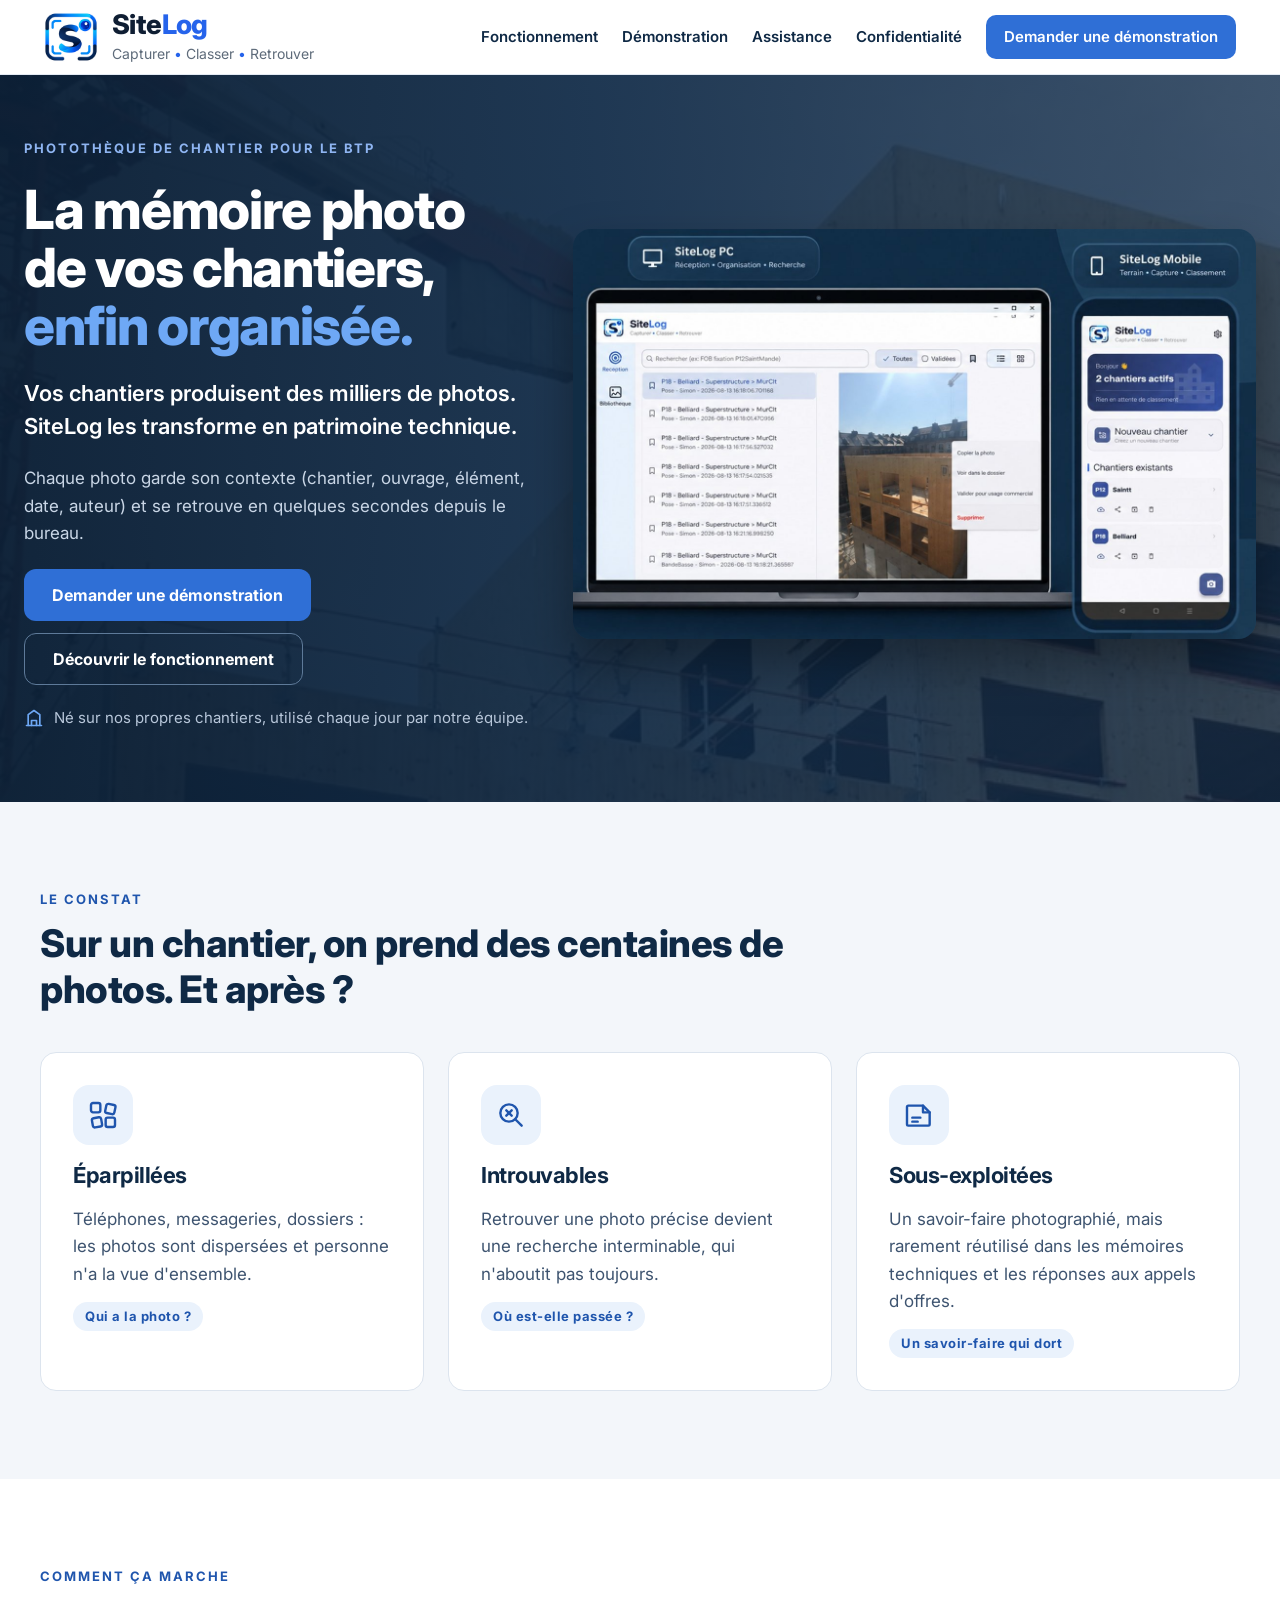
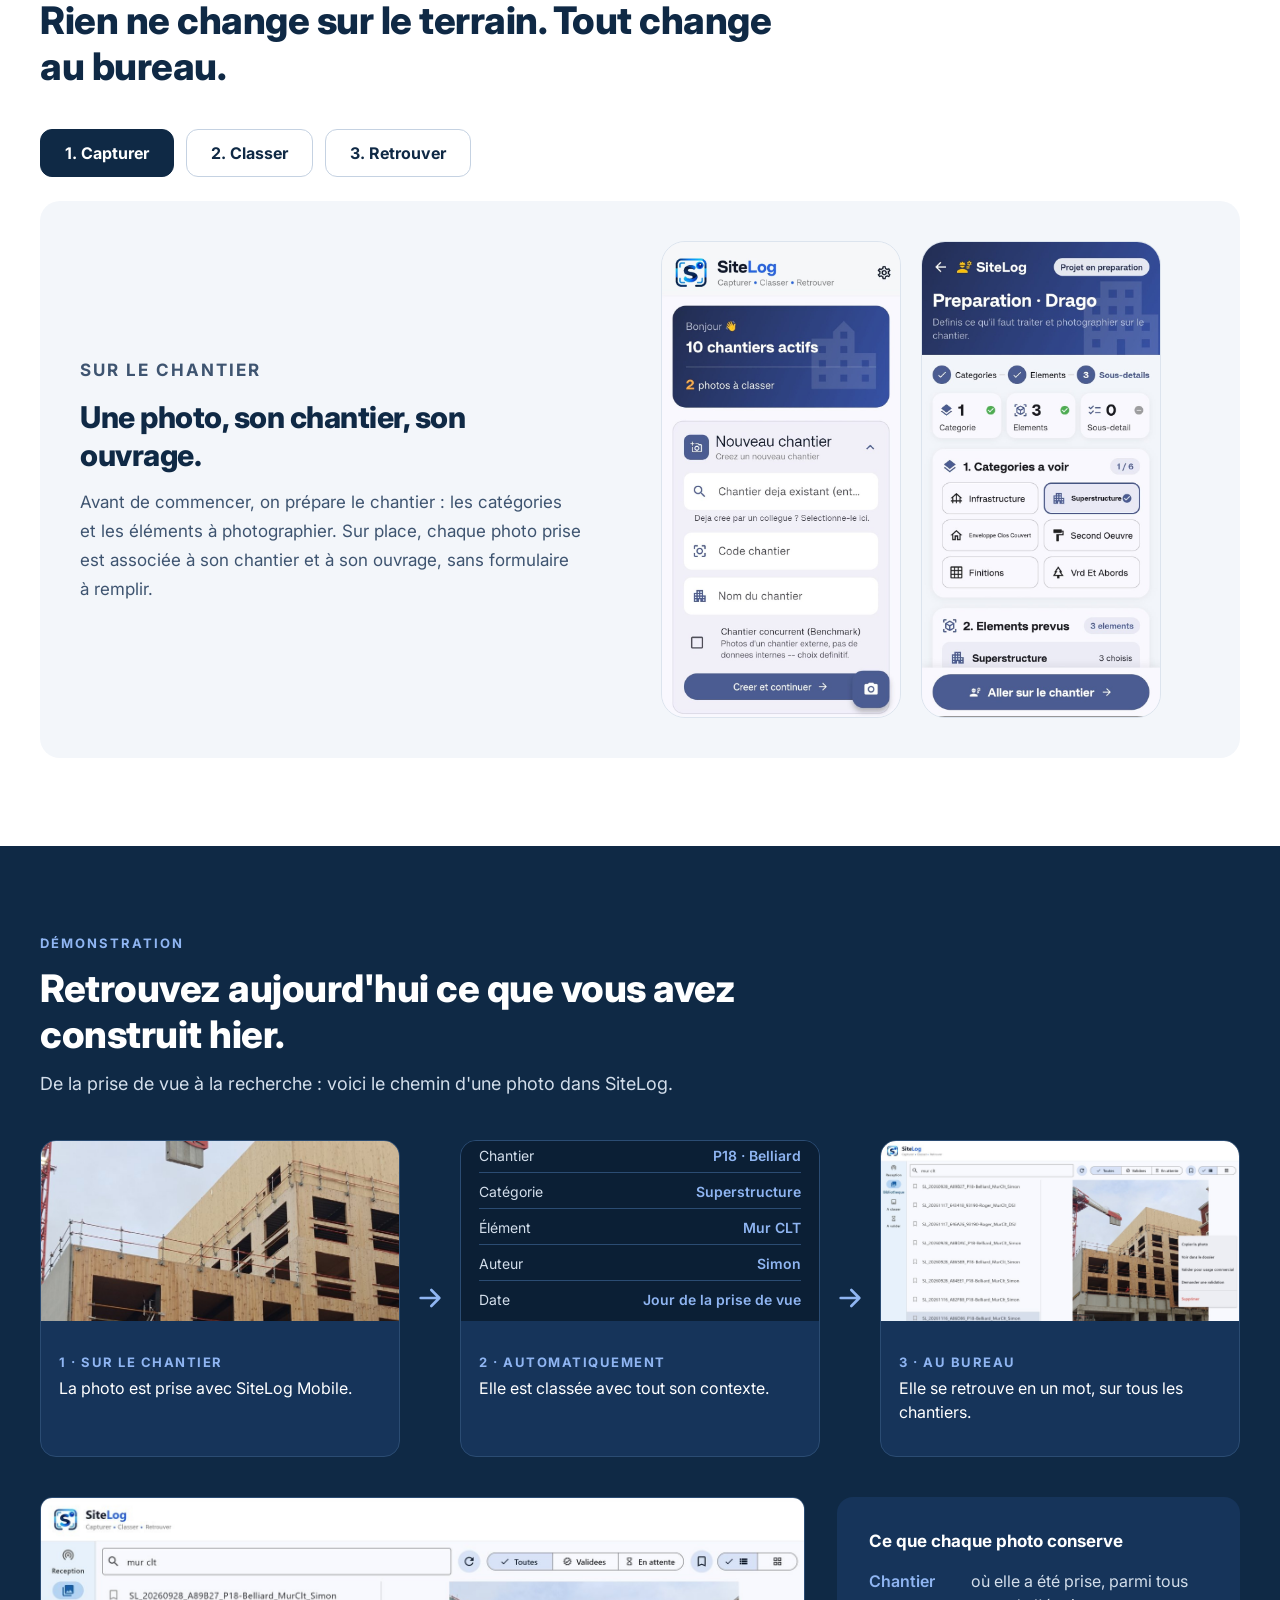
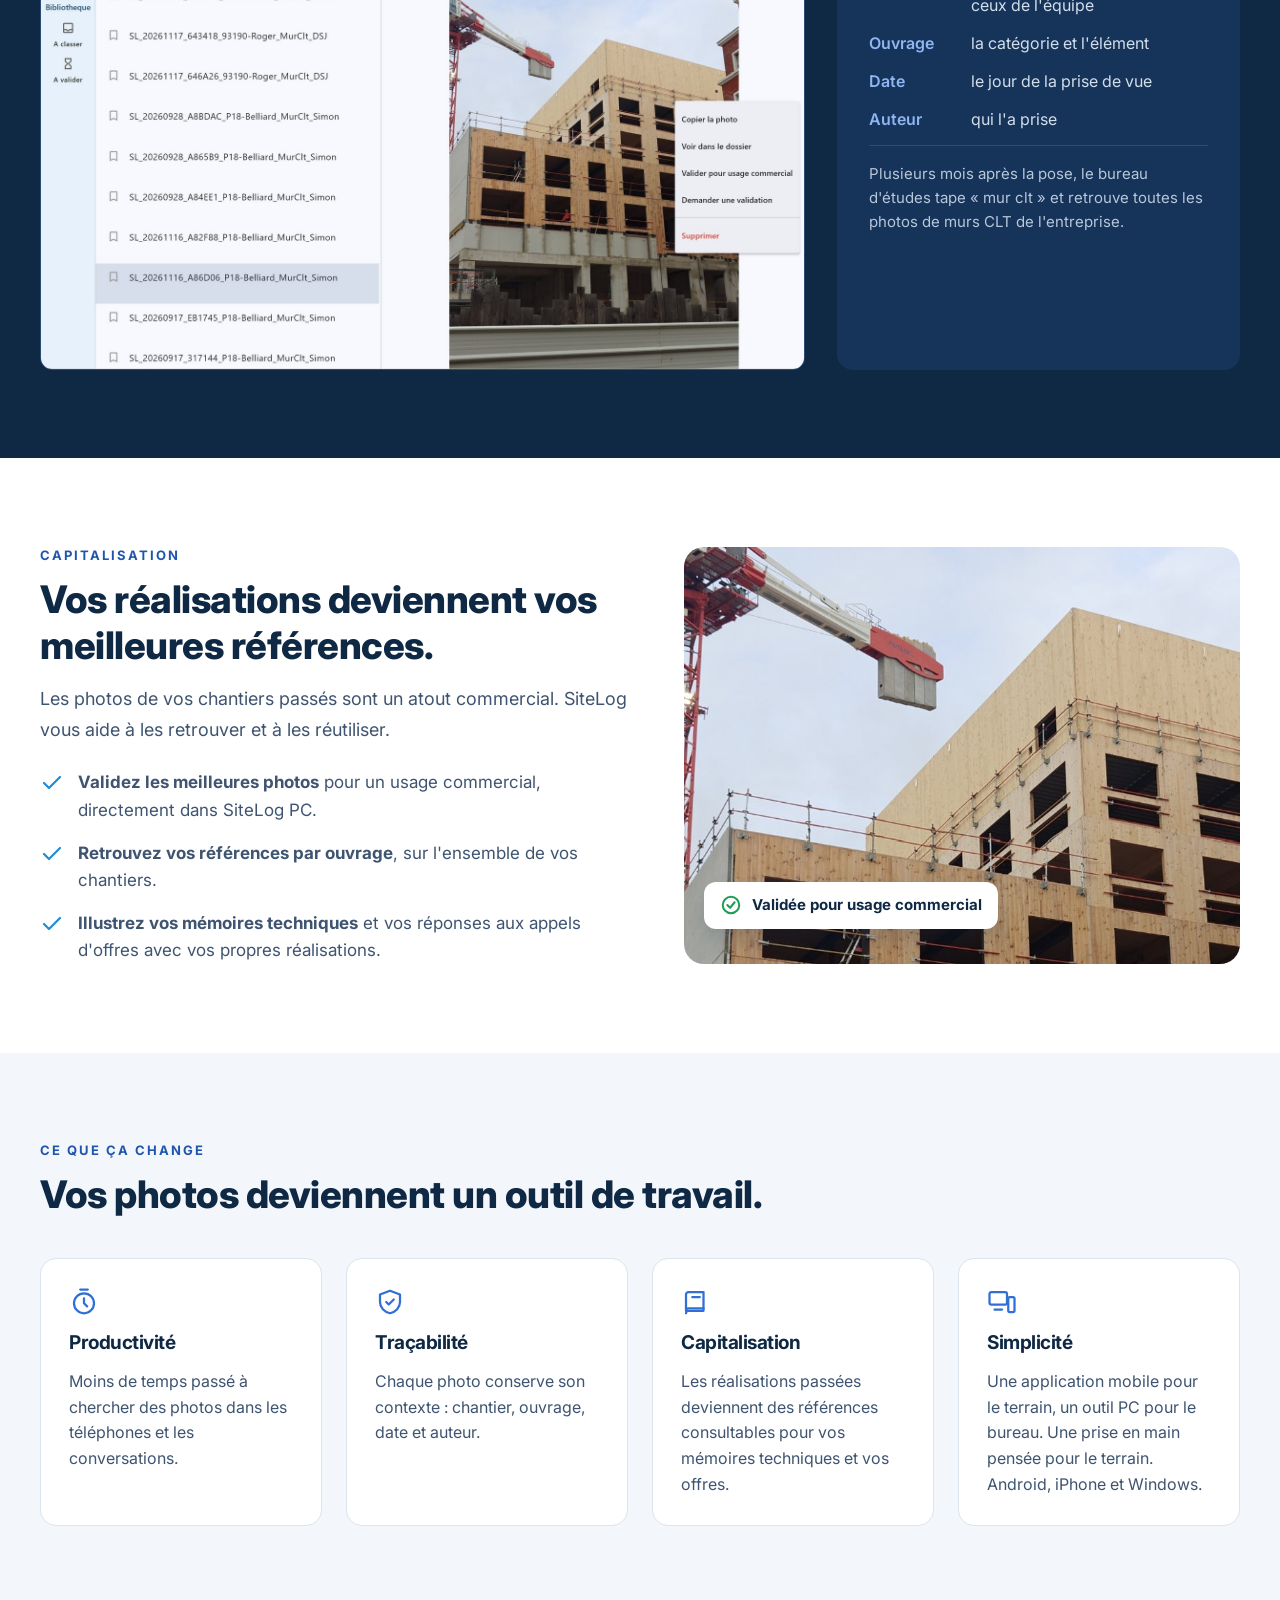
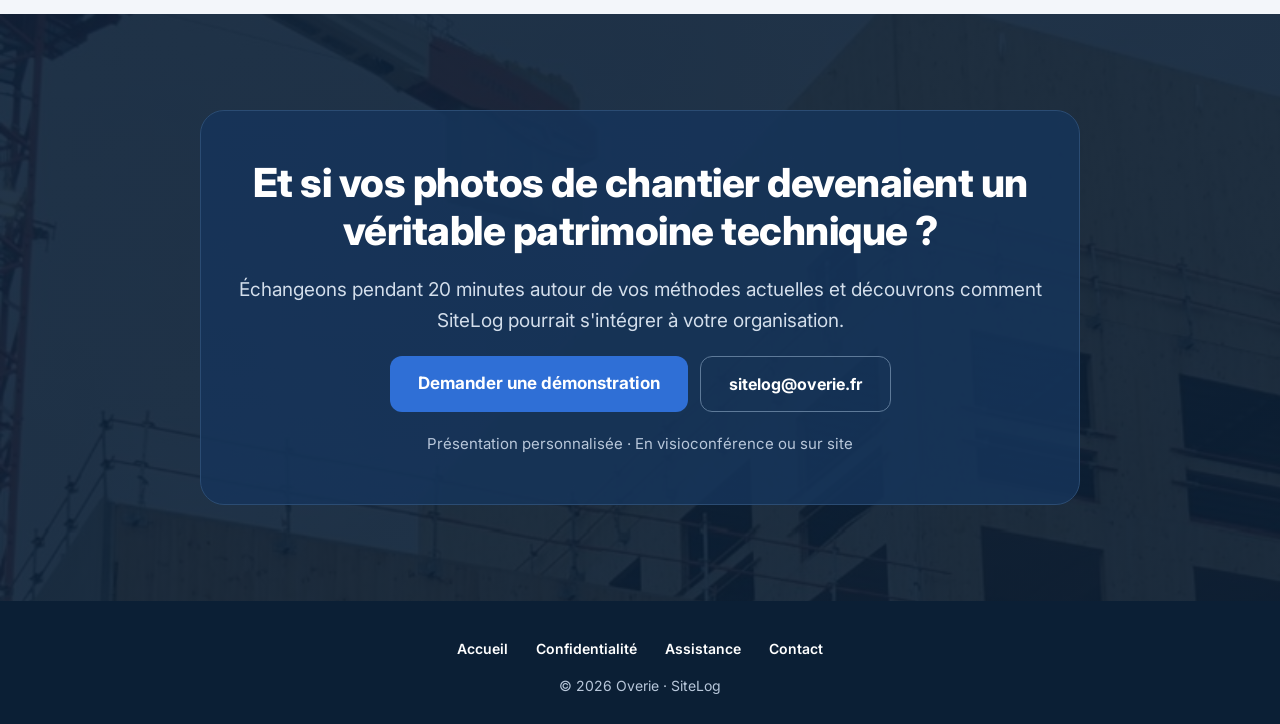
<file: index.html>
<!doctype html>
<html lang="fr">
<head>
<meta charset="utf-8">
<meta name="viewport" content="width=device-width, initial-scale=1">
<title>SiteLog – la mémoire photo de vos chantiers</title>
<meta name="description" content="Vos chantiers produisent des milliers de photos. SiteLog les capture, les classe et les transforme en patrimoine technique, retrouvable en quelques secondes.">
<meta property="og:type" content="website">
<meta property="og:url" content="https://sitelog.overie.fr/">
<meta property="og:title" content="SiteLog – la mémoire photo de vos chantiers">
<meta property="og:description" content="Capturer · Classer · Retrouver. Vos photos de chantier deviennent un patrimoine technique.">
<meta property="og:image" content="https://sitelog.overie.fr/assets/hero-appareils.jpg?v=7">
<link rel="icon" type="image/png" href="/assets/favicon.png">
<link rel="apple-touch-icon" href="/assets/apple-touch-icon.png">
<link rel="preconnect" href="https://fonts.googleapis.com">
<link rel="preconnect" href="https://fonts.gstatic.com" crossorigin>
<link href="https://fonts.googleapis.com/css2?family=Inter:wght@400;500;600;700;800&amp;display=swap" rel="stylesheet">
<link rel="stylesheet" href="/assets/style.css?v=6">
<script src="/assets/site.js?v=6" defer></script>
</head>
<body>

<header class="site-header">
<div class="wrap">
<a class="brand" href="/" aria-label="SiteLog, accueil"><img src="/assets/logo-sitelog.png" width="54" height="54" alt=""><span><b>Site<span>Log</span></b><small>Capturer<i>•</i>Classer<i>•</i>Retrouver</small></span></a>
<button class="menu-btn" type="button" aria-expanded="false" aria-controls="site-nav"><svg aria-hidden="true" width="20" height="20" viewBox="0 0 24 24" fill="none" stroke="currentColor" stroke-width="2" stroke-linecap="round"><path d="M4 7h16M4 12h16M4 17h16"/></svg>Menu</button>
<nav class="site-nav" id="site-nav" aria-label="Navigation principale">
<a href="/#fonctionnement">Fonctionnement</a>
<a href="/#recherche">Démonstration</a>
<a href="/assistance/">Assistance</a>
<a href="/confidentialite/">Confidentialité</a>
<a class="cta" href="mailto:sitelog@overie.fr?subject=Demande%20de%20d%C3%A9monstration%20SiteLog">Demander une démonstration</a>
</nav>
</div>
</header>

<main>
<section id="accueil" class="hero2">
<div class="wrap">
<div class="txt">
<p class="kicker">Photothèque de chantier pour le BTP</p>
<h1>La mémoire photo de vos chantiers, <span>enfin organisée.</span></h1>
<p class="punch">Vos chantiers produisent des milliers de photos. SiteLog les transforme en patrimoine technique.</p>
<p class="ctx">Chaque photo garde son contexte (chantier, ouvrage, élément, date, auteur) et se retrouve en quelques secondes depuis le bureau.</p>
<div class="actions">
<a class="btn btn-primary" href="mailto:sitelog@overie.fr?subject=Demande%20de%20d%C3%A9monstration%20SiteLog">Demander une démonstration</a>
<a class="btn btn-ghost" href="#fonctionnement">Découvrir le fonctionnement</a>
</div>
<p class="origin" style="margin:0;display:flex;align-items:center;gap:10px;font-size:15px"><svg aria-hidden="true" width="20" height="20" viewBox="0 0 24 24" fill="none" stroke="#6EA8F5" stroke-width="2" stroke-linecap="round" stroke-linejoin="round"><path d="M3 21h18"/><path d="M5 21V8l7-5 7 5v13"/><path d="M9 21v-6h6v6"/></svg>Né sur nos propres chantiers, utilisé chaque jour par notre équipe.</p>
</div>
<div class="devices">
<img src="/assets/hero-appareils.jpg?v=7" width="1400" height="840" alt="SiteLog PC (réception, organisation et recherche des photos) et SiteLog Mobile (terrain, capture, classement) côte à côte">
</div>
</div>
</section>

<section id="constat" class="light">
<div class="wrap">
<div class="head">
<p class="eyebrow">Le constat</p>
<h2>Sur un chantier, on prend des centaines de photos. Et après ?</h2>
</div>
<div class="cards">
<div class="card">
<div class="tile-ico"><svg aria-hidden="true" width="32" height="32" viewBox="0 0 24 24" fill="none" stroke="#1F55AD" stroke-width="1.8" stroke-linecap="round" stroke-linejoin="round"><rect x="3" y="3" width="7" height="7" rx="1.5"/><rect x="14" y="4" width="7" height="7" rx="1.5" transform="rotate(12 17.5 7.5)"/><rect x="4" y="14" width="7" height="7" rx="1.5" transform="rotate(-10 7.5 17.5)"/><rect x="14" y="14" width="7" height="7" rx="1.5"/></svg></div>
<h3>Éparpillées</h3>
<p>Téléphones, messageries, dossiers : les photos sont dispersées et personne n'a la vue d'ensemble.</p>
<p class="tag">Qui a la photo ?</p>
</div>
<div class="card">
<div class="tile-ico"><svg aria-hidden="true" width="32" height="32" viewBox="0 0 24 24" fill="none" stroke="#1F55AD" stroke-width="1.8" stroke-linecap="round" stroke-linejoin="round"><circle cx="10.5" cy="10.5" r="6.5"/><path d="M20 20l-4.8-4.8"/><path d="M8.5 8.5l4 4"/><path d="M12.5 8.5l-4 4"/></svg></div>
<h3>Introuvables</h3>
<p>Retrouver une photo précise devient une recherche interminable, qui n'aboutit pas toujours.</p>
<p class="tag">Où est-elle passée ?</p>
</div>
<div class="card">
<div class="tile-ico"><svg aria-hidden="true" width="32" height="32" viewBox="0 0 24 24" fill="none" stroke="#1F55AD" stroke-width="1.8" stroke-linecap="round" stroke-linejoin="round"><path d="M4 5h11l5 5v9a1 1 0 0 1-1 1H4a1 1 0 0 1-1-1V6a1 1 0 0 1 1-1z"/><path d="M15 5v5h5"/><path d="M7 14h6"/><path d="M7 17h4"/></svg></div>
<h3>Sous-exploitées</h3>
<p>Un savoir-faire photographié, mais rarement réutilisé dans les mémoires techniques et les réponses aux appels d'offres.</p>
<p class="tag">Un savoir-faire qui dort</p>
</div>
</div>
</div>
</section>

<section id="fonctionnement">
<div class="wrap">
<div class="head">
<p class="eyebrow">Comment ça marche</p>
<h2>Rien ne change sur le terrain. Tout change au bureau.</h2>
</div>
<div class="tabs" role="tablist" aria-label="Les trois étapes de SiteLog">
<button class="tab" type="button" role="tab" id="tab-1" aria-controls="panel-1" aria-selected="true">1. Capturer</button>
<button class="tab" type="button" role="tab" id="tab-2" aria-controls="panel-2" aria-selected="false" tabindex="-1">2. Classer</button>
<button class="tab" type="button" role="tab" id="tab-3" aria-controls="panel-3" aria-selected="false" tabindex="-1">3. Retrouver</button>
</div>

<div class="panel" role="tabpanel" id="panel-1" aria-labelledby="tab-1">
<div class="panel-text">
<p class="eyebrow">Sur le chantier</p>
<h3>Une photo, son chantier, son ouvrage.</h3>
<p>Avant de commencer, on prépare le chantier : les catégories et les éléments à photographier. Sur place, chaque photo prise est associée à son chantier et à son ouvrage, sans formulaire à remplir.</p>
</div>
<div class="panel-img">
<img class="phone" src="/assets/mobile-nouveau-chantier.jpg?v=8" width="720" height="1437" loading="lazy" alt="Écran mobile de création d'un chantier : code, nom et chantier existant">
<img class="phone" src="/assets/mobile-preparation.jpg?v=7" width="720" height="1437" loading="lazy" alt="Écran mobile de préparation du chantier : catégories à voir et éléments prévus">
</div>
</div>

<div class="panel" role="tabpanel" id="panel-2" aria-labelledby="tab-2" hidden>
<div class="panel-text">
<p class="eyebrow">Du terrain au bureau</p>
<h3>Classées et centralisées.</h3>
<p>Les photos sont envoyées vers le PC du bureau et rangées automatiquement par chantier, par date et par auteur. Tout le monde travaille sur la même bibliothèque.</p>
</div>
<div class="panel-img">
<img class="phone single" src="/assets/mobile-accueil.jpg" width="720" height="1421" loading="lazy" alt="Écran d'accueil mobile : chantiers actifs, photos à classer et envoi vers le PC">
</div>
</div>

<div class="panel" role="tabpanel" id="panel-3" aria-labelledby="tab-3" hidden>
<div class="panel-text">
<p class="eyebrow">Sur le PC</p>
<h3>Un mot suffit.</h3>
<p>Chantier, ouvrage, élément, auteur : tapez ce que vous cherchez, la photo apparaît avec tout son contexte.</p>
</div>
<div class="panel-img" style="flex:1.6 1 420px">
<img class="screen" src="/assets/pc-recherche.jpg?v=8" width="1600" height="986" loading="lazy" alt="SiteLog PC : recherche « mur clt » et photos classées de plusieurs chantiers">
</div>
</div>
</div>
</section>

<section id="recherche" class="dark">
<div class="wrap">
<div class="head">
<p class="eyebrow">Démonstration</p>
<h2>Retrouvez aujourd'hui ce que vous avez construit hier.</h2>
<p class="muted" style="margin:0;font-size:18px;line-height:1.7">De la prise de vue à la recherche : voici le chemin d'une photo dans SiteLog.</p>
</div>

<div class="flow">
<div class="flow-step">
<div class="vis"><img src="/assets/chantier-clt.jpg" width="800" height="972" loading="lazy" alt="Photo d'un bâtiment en CLT prise sur le chantier"></div>
<p class="cap"><b>1 · Sur le chantier</b>La photo est prise avec SiteLog Mobile.</p>
</div>
<svg class="flow-arrow" aria-hidden="true" width="32" height="32" viewBox="0 0 24 24" fill="none" stroke="currentColor" stroke-width="2" stroke-linecap="round" stroke-linejoin="round"><path d="M5 12h14M13 6l6 6-6 6"/></svg>
<div class="flow-step">
<div class="vis"><div class="meta">
<span>Chantier <b>P18 · Belliard</b></span>
<span>Catégorie <b>Superstructure</b></span>
<span>Élément <b>Mur CLT</b></span>
<span>Auteur <b>Simon</b></span>
<span style="border:0">Date <b>Jour de la prise de vue</b></span>
</div></div>
<p class="cap"><b>2 · Automatiquement</b>Elle est classée avec tout son contexte.</p>
</div>
<svg class="flow-arrow" aria-hidden="true" width="32" height="32" viewBox="0 0 24 24" fill="none" stroke="currentColor" stroke-width="2" stroke-linecap="round" stroke-linejoin="round"><path d="M5 12h14M13 6l6 6-6 6"/></svg>
<div class="flow-step">
<div class="vis"><img src="/assets/pc-recherche.jpg?v=8" width="1600" height="986" loading="lazy" alt="Recherche « mur clt » dans SiteLog PC" style="object-position:left top"></div>
<p class="cap"><b>3 · Au bureau</b>Elle se retrouve en un mot, sur tous les chantiers.</p>
</div>
</div>

<div class="demo">
<div class="demo-img">
<img src="/assets/pc-recherche.jpg?v=8" width="1600" height="986" loading="lazy" alt="SiteLog PC : recherche « mur clt », résultats issus de plusieurs chantiers et photo d'un bâtiment en CLT ouverte, avec le menu Valider pour usage commercial">
</div>
<div class="keeps">
<p style="font-size:17px;font-weight:700;color:#fff;display:block">Ce que chaque photo conserve</p>
<p><span>Chantier</span>où elle a été prise, parmi tous ceux de l'équipe</p>
<p><span>Ouvrage</span>la catégorie et l'élément</p>
<p><span>Date</span>le jour de la prise de vue</p>
<p><span>Auteur</span>qui l'a prise</p>
<p class="note">Plusieurs mois après la pose, le bureau d'études tape « mur clt » et retrouve toutes les photos de murs CLT de l'entreprise.</p>
</div>
</div>
</div>
</section>

<section id="capitalisation" class="capi">
<div class="wrap">
<div class="txt">
<p class="eyebrow">Capitalisation</p>
<h2 style="margin-top:12px">Vos réalisations deviennent vos meilleures références.</h2>
<p class="muted" style="margin:16px 0 0;font-size:18px;line-height:1.7">Les photos de vos chantiers passés sont un atout commercial. SiteLog vous aide à les retrouver et à les réutiliser.</p>
<ul>
<li><svg aria-hidden="true" width="24" height="24" viewBox="0 0 24 24" fill="none" stroke="#1F8CD6" stroke-width="2.2" stroke-linecap="round" stroke-linejoin="round"><path d="M20 6L9 17l-5-5"/></svg><span><strong>Validez les meilleures photos</strong> pour un usage commercial, directement dans SiteLog PC.</span></li>
<li><svg aria-hidden="true" width="24" height="24" viewBox="0 0 24 24" fill="none" stroke="#1F8CD6" stroke-width="2.2" stroke-linecap="round" stroke-linejoin="round"><path d="M20 6L9 17l-5-5"/></svg><span><strong>Retrouvez vos références par ouvrage</strong>, sur l'ensemble de vos chantiers.</span></li>
<li><svg aria-hidden="true" width="24" height="24" viewBox="0 0 24 24" fill="none" stroke="#1F8CD6" stroke-width="2.2" stroke-linecap="round" stroke-linejoin="round"><path d="M20 6L9 17l-5-5"/></svg><span><strong>Illustrez vos mémoires techniques</strong> et vos réponses aux appels d'offres avec vos propres réalisations.</span></li>
</ul>
</div>
<div class="pic">
<img src="/assets/chantier-clt.jpg" width="800" height="972" loading="lazy" alt="Bâtiment en CLT en cours de construction">
<p class="badge"><svg aria-hidden="true" width="22" height="22" viewBox="0 0 24 24" fill="none" stroke="#1F9D55" stroke-width="2.2" stroke-linecap="round" stroke-linejoin="round"><circle cx="12" cy="12" r="9"/><path d="M8 12l3 3 5-6"/></svg>Validée pour usage commercial</p>
</div>
</div>
</section>

<section id="benefices" class="light">
<div class="wrap">
<div class="head">
<p class="eyebrow">Ce que ça change</p>
<h2>Vos photos deviennent un outil de travail.</h2>
</div>
<div class="cards small">
<div class="card">
<svg aria-hidden="true" width="30" height="30" viewBox="0 0 24 24" fill="none" stroke="#2F6FD6" stroke-width="1.8" stroke-linecap="round" stroke-linejoin="round"><circle cx="12" cy="13" r="8"/><path d="M12 9v4l2.5 2.5"/><path d="M9 2h6"/></svg>
<h3>Productivité</h3>
<p>Moins de temps passé à chercher des photos dans les téléphones et les conversations.</p>
</div>
<div class="card">
<svg aria-hidden="true" width="30" height="30" viewBox="0 0 24 24" fill="none" stroke="#2F6FD6" stroke-width="1.8" stroke-linecap="round" stroke-linejoin="round"><path d="M12 3l8 3v6c0 4.5-3.4 8-8 9-4.6-1-8-4.5-8-9V6z"/><path d="M9 12l2 2 4-4"/></svg>
<h3>Traçabilité</h3>
<p>Chaque photo conserve son contexte : chantier, ouvrage, date et auteur.</p>
</div>
<div class="card">
<svg aria-hidden="true" width="30" height="30" viewBox="0 0 24 24" fill="none" stroke="#2F6FD6" stroke-width="1.8" stroke-linecap="round" stroke-linejoin="round"><path d="M4 19V6a2 2 0 0 1 2-2h12v15H6a2 2 0 0 0-2 2"/><path d="M4 19a2 2 0 0 1 2-2h12"/><path d="M9 8h6"/></svg>
<h3>Capitalisation</h3>
<p>Les réalisations passées deviennent des références consultables pour vos mémoires techniques et vos offres.</p>
</div>
<div class="card">
<svg aria-hidden="true" width="30" height="30" viewBox="0 0 24 24" fill="none" stroke="#2F6FD6" stroke-width="1.8" stroke-linecap="round" stroke-linejoin="round"><rect x="2" y="4" width="14" height="10" rx="1.5"/><path d="M6 18h6"/><rect x="17" y="8" width="5" height="12" rx="1.2"/></svg>
<h3>Simplicité</h3>
<p>Une application mobile pour le terrain, un outil PC pour le bureau. Une prise en main pensée pour le terrain. Android, iPhone et Windows.</p>
</div>
</div>
</div>
</section>

<section id="contact" class="cta2">
<div class="box">
<h2>Et si vos photos de chantier devenaient un véritable patrimoine technique ?</h2>
<p>Échangeons pendant 20 minutes autour de vos méthodes actuelles et découvrons comment SiteLog pourrait s'intégrer à votre organisation.</p>
<div class="actions">
<a class="btn btn-primary" style="min-height:56px;font-size:17px" href="mailto:sitelog@overie.fr?subject=Demande%20de%20d%C3%A9monstration%20SiteLog">Demander une démonstration</a>
<a class="btn btn-ghost" style="min-height:56px" href="mailto:sitelog@overie.fr">sitelog@overie.fr</a>
</div>
<p class="meta">Présentation personnalisée · En visioconférence ou sur site</p>
</div>
</section>
</main>

<footer>
<nav aria-label="Liens utiles"><a href="/">Accueil</a><a href="/confidentialite/">Confidentialité</a><a href="/assistance/">Assistance</a><a href="mailto:sitelog@overie.fr">Contact</a></nav>
<p>© 2026 Overie · SiteLog</p>
</footer>

<script>
(function () {
  var tabs = Array.prototype.slice.call(document.querySelectorAll('[role="tab"]'));
  function select(tab, focus) {
    tabs.forEach(function (t) {
      var on = t === tab;
      t.setAttribute('aria-selected', on ? 'true' : 'false');
      t.tabIndex = on ? 0 : -1;
      document.getElementById(t.getAttribute('aria-controls')).hidden = !on;
    });
    if (focus) tab.focus();
  }
  tabs.forEach(function (tab, i) {
    tab.addEventListener('click', function () { select(tab, false); });
    tab.addEventListener('keydown', function (e) {
      var next = null;
      if (e.key === 'ArrowRight') next = tabs[(i + 1) % tabs.length];
      if (e.key === 'ArrowLeft') next = tabs[(i - 1 + tabs.length) % tabs.length];
      if (next) { e.preventDefault(); select(next, true); }
    });
  });
})();
</script>
</body>
</html>
</file>
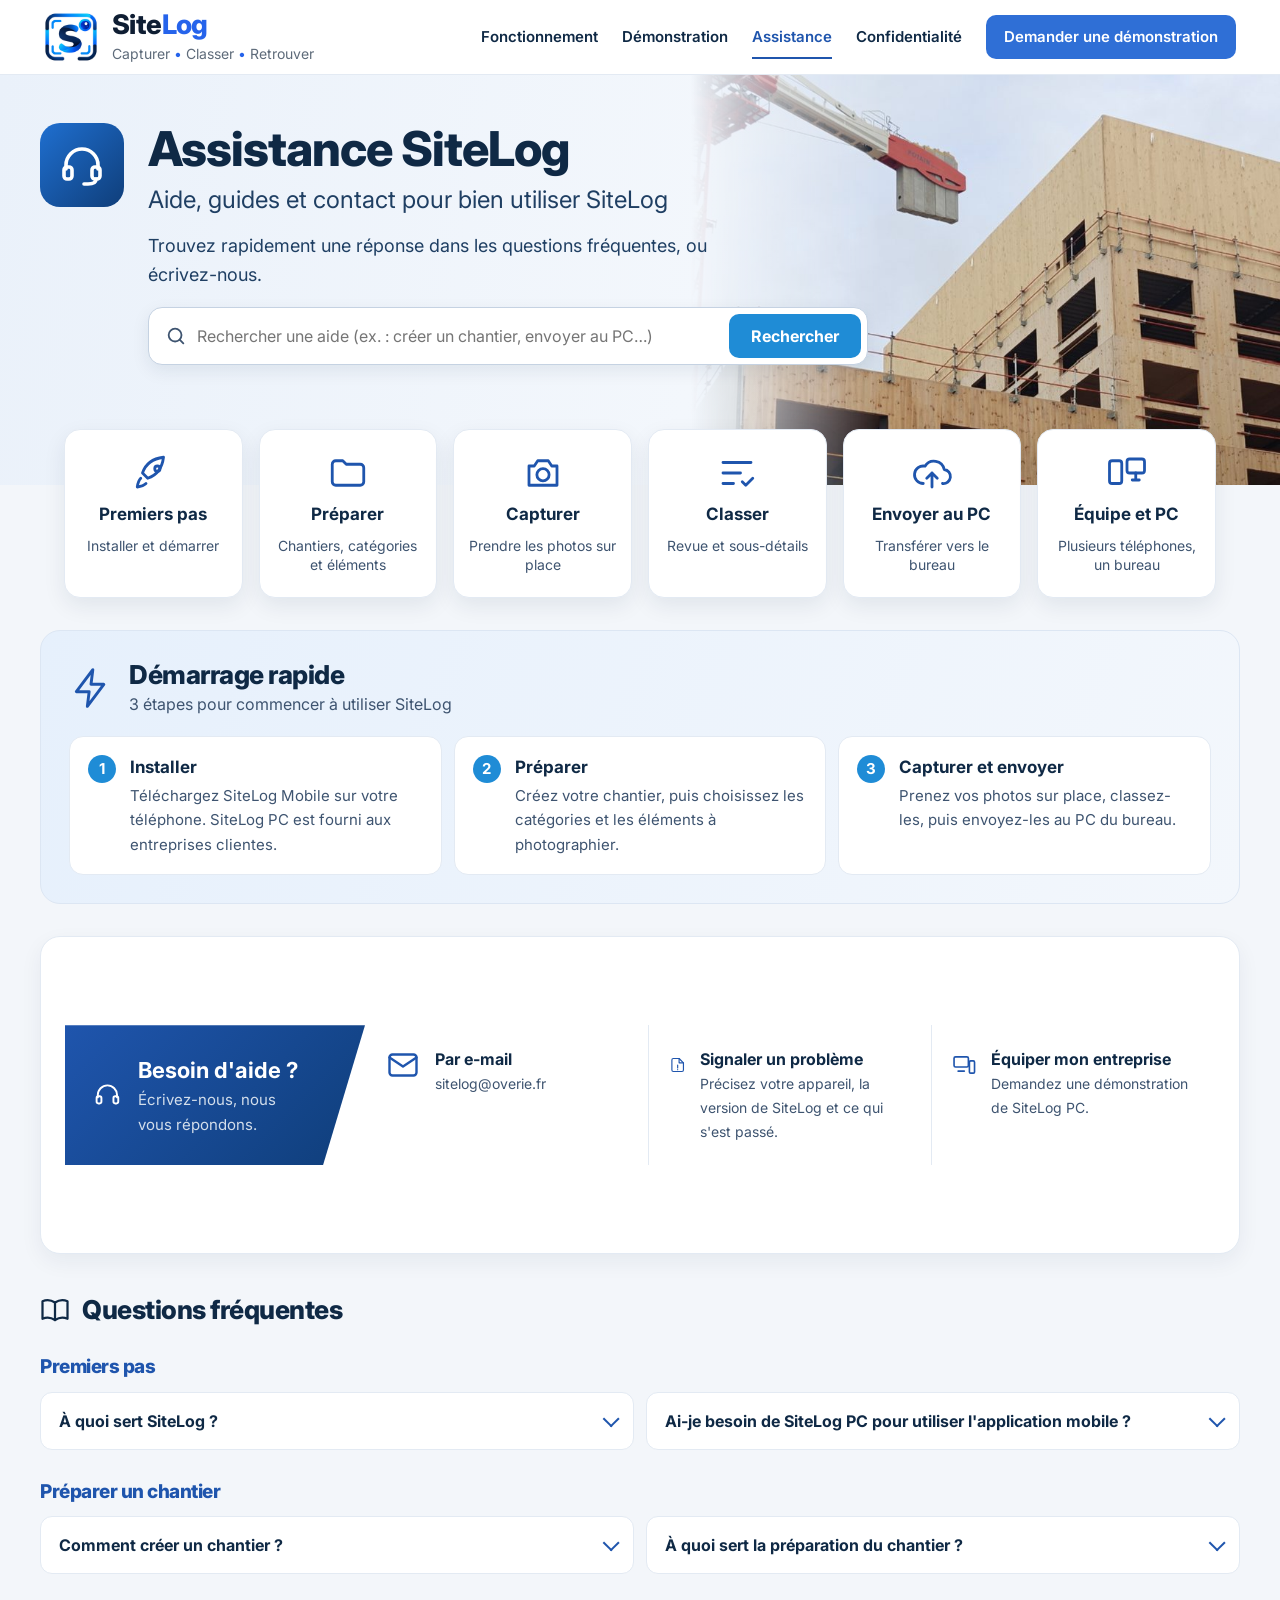
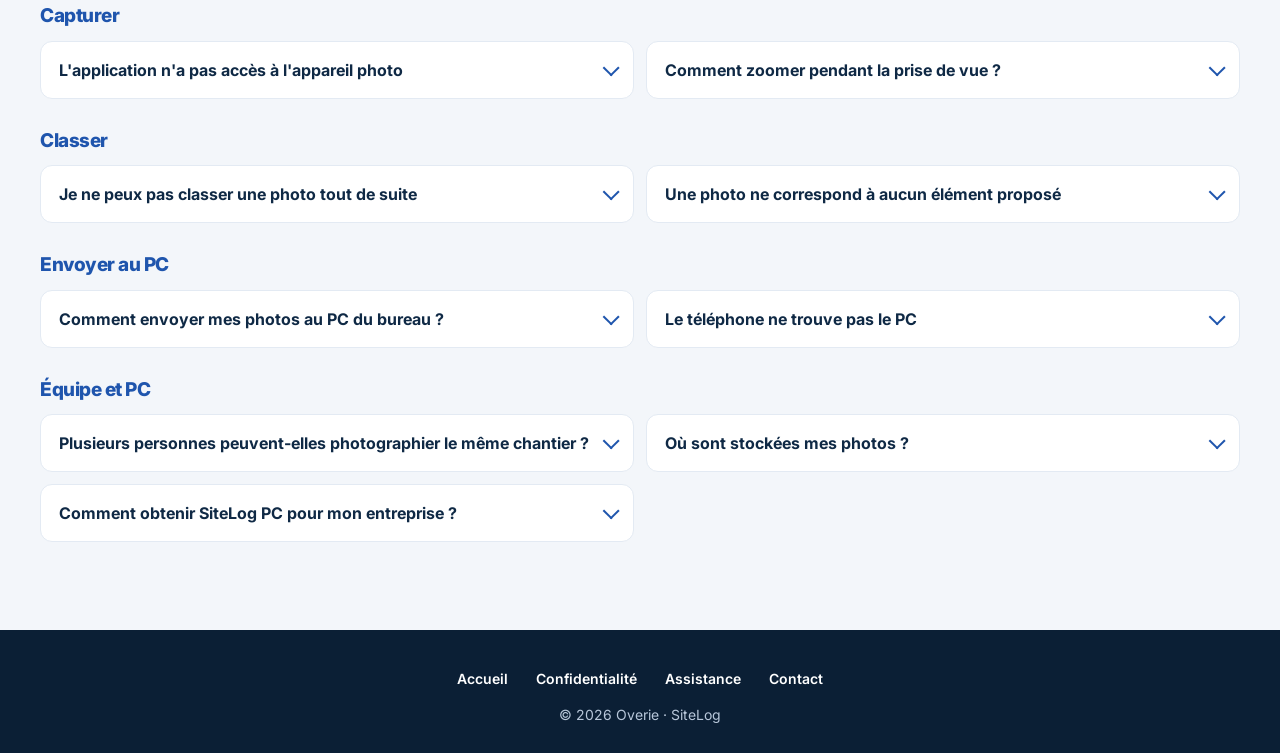
<file: assistance/index.html>
<!doctype html>
<html lang="fr">
<head>
<meta charset="utf-8">
<meta name="viewport" content="width=device-width, initial-scale=1">
<title>Assistance – SiteLog</title>
<meta name="description" content="Aide, guides et contact pour bien utiliser SiteLog Mobile et SiteLog PC.">
<link rel="icon" type="image/png" href="/assets/favicon.png">
<link rel="apple-touch-icon" href="/assets/apple-touch-icon.png">
<link rel="preconnect" href="https://fonts.googleapis.com">
<link rel="preconnect" href="https://fonts.gstatic.com" crossorigin>
<link href="https://fonts.googleapis.com/css2?family=Inter:wght@400;500;600;700;800&amp;display=swap" rel="stylesheet">
<link rel="stylesheet" href="/assets/style.css?v=6">
<script src="/assets/site.js?v=6" defer></script>
</head>
<body class="page-doc">

<header class="site-header">
<div class="wrap">
<a class="brand" href="/" aria-label="SiteLog, accueil"><img src="/assets/logo-sitelog.png" width="54" height="54" alt=""><span><b>Site<span>Log</span></b><small>Capturer<i>•</i>Classer<i>•</i>Retrouver</small></span></a>
<button class="menu-btn" type="button" aria-expanded="false" aria-controls="site-nav"><svg aria-hidden="true" width="20" height="20" viewBox="0 0 24 24" fill="none" stroke="currentColor" stroke-width="2" stroke-linecap="round"><path d="M4 7h16M4 12h16M4 17h16"/></svg>Menu</button>
<nav class="site-nav" id="site-nav" aria-label="Navigation principale">
<a href="/#fonctionnement">Fonctionnement</a>
<a href="/#recherche">Démonstration</a>
<a href="/assistance/" aria-current="page">Assistance</a>
<a href="/confidentialite/">Confidentialité</a>
<a class="cta" href="mailto:sitelog@overie.fr?subject=Demande%20de%20d%C3%A9monstration%20SiteLog">Demander une démonstration</a>
</nav>
</div>
</header>

<main>
<div class="doc-hero" style="padding-bottom:120px">
<div class="photo" aria-hidden="true"></div>
<div class="wrap">
<div class="head-ico" aria-hidden="true"><svg width="48" height="48" viewBox="0 0 24 24" fill="none" stroke="#fff" stroke-width="1.8" stroke-linecap="round" stroke-linejoin="round"><path d="M4 14v-2a8 8 0 0 1 16 0v2"/><rect x="3" y="13" width="4" height="6" rx="1.5"/><rect x="17" y="13" width="4" height="6" rx="1.5"/><path d="M19 19c0 1.7-1.8 2.5-4 2.5h-2"/></svg></div>
<div style="flex:1;min-width:0">
<h1>Assistance SiteLog</h1>
<p class="sub">Aide, guides et contact pour bien utiliser SiteLog</p>
<p class="lead">Trouvez rapidement une réponse dans les questions fréquentes, ou écrivez-nous.</p>
<form class="search" role="search" onsubmit="return false">
<svg aria-hidden="true" width="22" height="22" viewBox="0 0 24 24" fill="none" stroke="#3E5470" stroke-width="2" stroke-linecap="round"><circle cx="11" cy="11" r="7"/><path d="M20 20l-4-4"/></svg>
<label for="q" class="sr-only" style="position:absolute;left:-9999px">Rechercher une aide</label>
<input id="q" type="search" placeholder="Rechercher une aide (ex. : créer un chantier, envoyer au PC…)" autocomplete="off">
<button type="submit">Rechercher</button>
</form>
<p class="search-msg" id="search-msg" hidden></p>
</div>
</div>
</div>

<nav class="tiles" aria-label="Thèmes d'aide">
<a class="tile" href="#premiers-pas"><svg aria-hidden="true" width="42" height="42" viewBox="0 0 24 24" fill="none" stroke="#1F55AD" stroke-width="1.6" stroke-linecap="round" stroke-linejoin="round"><path d="M5 15c-1.5 1.5-2 5-2 5s3.5-.5 5-2"/><path d="M9 15l-3-3c1-3 4-8 12-9-1 8-6 11-9 12z"/><circle cx="14.5" cy="9.5" r="1.5"/></svg><b>Premiers pas</b><span>Installer et démarrer</span></a>
<a class="tile" href="#preparer"><svg aria-hidden="true" width="42" height="42" viewBox="0 0 24 24" fill="none" stroke="#1F55AD" stroke-width="1.6" stroke-linecap="round" stroke-linejoin="round"><path d="M3 7a2 2 0 0 1 2-2h4l2 2h8a2 2 0 0 1 2 2v8a2 2 0 0 1-2 2H5a2 2 0 0 1-2-2z"/></svg><b>Préparer</b><span>Chantiers, catégories et éléments</span></a>
<a class="tile" href="#capturer"><svg aria-hidden="true" width="42" height="42" viewBox="0 0 24 24" fill="none" stroke="#1F55AD" stroke-width="1.6" stroke-linecap="round" stroke-linejoin="round"><path d="M4 8h3l2-3h6l2 3h3v11H4z"/><circle cx="12" cy="13" r="3.5"/></svg><b>Capturer</b><span>Prendre les photos sur place</span></a>
<a class="tile" href="#classer"><svg aria-hidden="true" width="42" height="42" viewBox="0 0 24 24" fill="none" stroke="#1F55AD" stroke-width="1.6" stroke-linecap="round" stroke-linejoin="round"><path d="M4 6h16M4 12h10M4 18h6"/><path d="M15 17l2 2 4-4"/></svg><b>Classer</b><span>Revue et sous-détails</span></a>
<a class="tile" href="#envoyer"><svg aria-hidden="true" width="42" height="42" viewBox="0 0 24 24" fill="none" stroke="#1F55AD" stroke-width="1.6" stroke-linecap="round" stroke-linejoin="round"><path d="M7 18a5 5 0 1 1 1-9.9A6 6 0 0 1 19 10a4 4 0 0 1-1 8"/><path d="M12 12v8M9 15l3-3 3 3"/></svg><b>Envoyer au PC</b><span>Transférer vers le bureau</span></a>
<a class="tile" href="#equipe"><svg aria-hidden="true" width="42" height="42" viewBox="0 0 24 24" fill="none" stroke="#1F55AD" stroke-width="1.6" stroke-linecap="round" stroke-linejoin="round"><rect x="2" y="5" width="7" height="13" rx="1.5"/><rect x="12" y="4" width="10" height="8" rx="1.5"/><path d="M15 16h4M17 12v4"/></svg><b>Équipe et PC</b><span>Plusieurs téléphones, un bureau</span></a>
</nav>

<div class="wrap-pad">
<section class="quick" aria-labelledby="quick-title" style="padding:28px">
<div class="quick-head">
<svg aria-hidden="true" width="44" height="44" viewBox="0 0 24 24" fill="none" stroke="#1F55AD" stroke-width="1.6" stroke-linecap="round" stroke-linejoin="round"><path d="M13 2L4 14h7l-1 8 9-12h-7z"/></svg>
<div><h2 id="quick-title">Démarrage rapide</h2><p>3 étapes pour commencer à utiliser SiteLog</p></div>
</div>
<div class="steps">
<div class="step"><span class="n">1</span><div><b>Installer</b><span>Téléchargez SiteLog Mobile sur votre téléphone. SiteLog PC est fourni aux entreprises clientes.</span></div></div>
<div class="step"><span class="n">2</span><div><b>Préparer</b><span>Créez votre chantier, puis choisissez les catégories et les éléments à photographier.</span></div></div>
<div class="step"><span class="n">3</span><div><b>Capturer et envoyer</b><span>Prenez vos photos sur place, classez-les, puis envoyez-les au PC du bureau.</span></div></div>
</div>
</section>

<section class="help" aria-label="Besoin d'aide ?">
<div class="label">
<svg aria-hidden="true" width="44" height="44" viewBox="0 0 24 24" fill="none" stroke="#fff" stroke-width="1.6" stroke-linecap="round" stroke-linejoin="round"><path d="M4 14v-2a8 8 0 0 1 16 0v2"/><rect x="3" y="13" width="4" height="6" rx="1.5"/><rect x="17" y="13" width="4" height="6" rx="1.5"/></svg>
<div><b>Besoin d'aide ?</b><span>Écrivez-nous, nous vous répondons.</span></div>
</div>
<a class="item" href="mailto:sitelog@overie.fr?subject=Assistance%20SiteLog">
<svg aria-hidden="true" width="36" height="36" viewBox="0 0 24 24" fill="none" stroke="#1F55AD" stroke-width="1.6" stroke-linecap="round" stroke-linejoin="round"><rect x="3" y="5" width="18" height="14" rx="2"/><path d="M3 7l9 6 9-6"/></svg>
<div><b>Par e-mail</b><span>sitelog@overie.fr</span></div></a>
<a class="item" href="mailto:sitelog@overie.fr?subject=Signalement%20d%27un%20probl%C3%A8me%20SiteLog&amp;body=Appareil%20(t%C3%A9l%C3%A9phone%20ou%20PC)%20%3A%0AVersion%20de%20SiteLog%20%3A%0ACe%20que%20vous%20faisiez%20%3A%0ACe%20qui%20s%27est%20pass%C3%A9%20%3A%0A">
<svg aria-hidden="true" width="36" height="36" viewBox="0 0 24 24" fill="none" stroke="#1F55AD" stroke-width="1.6" stroke-linecap="round" stroke-linejoin="round"><path d="M14 3H6a2 2 0 0 0-2 2v14a2 2 0 0 0 2 2h12a2 2 0 0 0 2-2V9z"/><path d="M14 3v6h6M12 12v4M12 18.5h.01"/></svg>
<div><b>Signaler un problème</b><span>Précisez votre appareil, la version de SiteLog et ce qui s'est passé.</span></div></a>
<a class="item" href="mailto:sitelog@overie.fr?subject=Demande%20de%20d%C3%A9monstration%20SiteLog">
<svg aria-hidden="true" width="36" height="36" viewBox="0 0 24 24" fill="none" stroke="#1F55AD" stroke-width="1.6" stroke-linecap="round" stroke-linejoin="round"><rect x="2" y="4" width="14" height="10" rx="1.5"/><path d="M6 18h6"/><rect x="17" y="8" width="5" height="12" rx="1.2"/></svg>
<div><b>Équiper mon entreprise</b><span>Demandez une démonstration de SiteLog PC.</span></div></a>
</section>

<section class="faq" aria-labelledby="faq-title">
<h2 class="faq-title" id="faq-title"><svg aria-hidden="true" width="30" height="30" viewBox="0 0 24 24" fill="none" stroke="#0F2945" stroke-width="1.8" stroke-linecap="round" stroke-linejoin="round"><path d="M2 5c3-1.3 6.5-1.3 10 1 3.5-2.3 7-2.3 10-1v14c-3-1.3-6.5-1.3-10 1-3.5-2.3-7-2.3-10-1z"/><path d="M12 6v14"/></svg>Questions fréquentes</h2>

<div class="faq-group" id="premiers-pas">
<h3>Premiers pas</h3>
<div class="faq-grid">
<details><summary>À quoi sert SiteLog ?</summary><div><p>SiteLog permet de photographier vos chantiers en associant chaque photo à son chantier et à son ouvrage, puis de les retrouver facilement. Sur le téléphone, vous préparez le chantier, prenez les photos et les classez. Au bureau, SiteLog PC les reçoit, les range et permet de les rechercher par mot-clé.</p></div></details>
<details><summary>Ai-je besoin de SiteLog PC pour utiliser l'application mobile ?</summary><div><p>Non. L'application mobile fonctionne seule : création et préparation de chantiers, prise de vue, classement, consultation et partage des photos. SiteLog PC, fourni aux entreprises clientes, permet en plus de centraliser les photos de toute l'équipe et de les rechercher depuis le bureau.</p></div></details>
</div>
</div>

<div class="faq-group" id="preparer">
<h3>Préparer un chantier</h3>
<div class="faq-grid">
<details><summary>Comment créer un chantier ?</summary><div><p>Sur l'écran d'accueil, ouvrez « Nouveau chantier », saisissez le code et le nom du chantier, puis validez. Si un collègue a déjà créé ce chantier, sélectionnez-le dans « Chantier déjà existant » plutôt que d'en créer un nouveau.</p></div></details>
<details><summary>À quoi sert la préparation du chantier ?</summary><div><p>Avant d'aller sur place, vous choisissez les catégories à voir (Infrastructure, Superstructure, Second œuvre…) et les éléments prévus. Sur le chantier, il suffit ensuite de choisir l'élément d'un geste au moment de photographier.</p></div></details>
</div>
</div>

<div class="faq-group" id="capturer">
<h3>Capturer</h3>
<div class="faq-grid">
<details><summary>L'application n'a pas accès à l'appareil photo</summary><div><p>Ouvrez les réglages de votre téléphone, puis l'application SiteLog, et autorisez l'accès à l'appareil photo. Relancez ensuite SiteLog.</p></div></details>
<details><summary>Comment zoomer pendant la prise de vue ?</summary><div><p>Touchez une des valeurs de zoom au-dessus du déclencheur, ou faites glisser le doigt dessus pour un réglage fin. Le pincement à deux doigts sur l'image fonctionne aussi.</p></div></details>
</div>
</div>

<div class="faq-group" id="classer">
<h3>Classer</h3>
<div class="faq-grid">
<details><summary>Je ne peux pas classer une photo tout de suite</summary><div><p>Pendant la revue des photos, touchez l'icône « Classer plus tard » (⏭) en haut de l'écran. La photo reste à classer : vous la retrouverez à la prochaine revue sur le téléphone, ou sur le PC si vous l'envoyez sans la classer.</p></div></details>
<details><summary>Une photo ne correspond à aucun élément proposé</summary><div><p>Pendant la revue, utilisez « Ajouter » pour créer l'élément ou le sous-détail manquant. Il sera ensuite proposé pour les photos suivantes.</p></div></details>
</div>
</div>

<div class="faq-group" id="envoyer">
<h3>Envoyer au PC</h3>
<div class="faq-grid">
<details><summary>Comment envoyer mes photos au PC du bureau ?</summary><div><p>Sur l'écran d'accueil, touchez le bouton d'envoi (nuage) du chantier concerné. Le petit nombre affiché dessus indique combien de photos sont en attente d'envoi.</p></div></details>
<details><summary>Le téléphone ne trouve pas le PC</summary><div><p>Vérifiez que :</p><ul>
<li>le téléphone et le PC sont connectés <strong>au même réseau Wi-Fi</strong> ;</li>
<li>SiteLog PC est <strong>ouvert</strong> sur le PC ;</li>
<li>le pare-feu Windows <strong>autorise SiteLog PC</strong> sur le réseau (une autorisation est demandée au premier lancement) ;</li>
<li>le réseau Wi-Fi n'isole pas les appareils entre eux. C'est parfois le cas des réseaux invités ou de certains réseaux d'entreprise : renseignez-vous auprès de votre service informatique.</li>
</ul></div></details>
</div>
</div>

<div class="faq-group" id="equipe">
<h3>Équipe et PC</h3>
<div class="faq-grid">
<details><summary>Plusieurs personnes peuvent-elles photographier le même chantier ?</summary><div><p>Oui. Chaque téléphone envoie ses photos au même PC, et chaque photo garde son auteur et sa date. Au bureau, toutes les photos du chantier se retrouvent dans la même bibliothèque.</p></div></details>
<details><summary>Où sont stockées mes photos ?</summary><div><p>Sur votre téléphone, puis sur le PC de votre entreprise une fois envoyées. Elles ne passent jamais par nos serveurs. Tous les détails sont dans la <a href="/confidentialite/">politique de confidentialité</a>.</p></div></details>
<details><summary>Comment obtenir SiteLog PC pour mon entreprise ?</summary><div><p>Demandez une démonstration à <a href="mailto:sitelog@overie.fr?subject=Demande%20de%20d%C3%A9monstration%20SiteLog">sitelog@overie.fr</a> : nous vous présenterons SiteLog et les conditions de mise en place dans votre organisation.</p></div></details>
</div>
</div>
</section>
</div>
</main>

<footer>
<nav aria-label="Liens utiles"><a href="/">Accueil</a><a href="/confidentialite/">Confidentialité</a><a href="/assistance/">Assistance</a><a href="mailto:sitelog@overie.fr">Contact</a></nav>
<p>© 2026 Overie · SiteLog</p>
</footer>

<script>
(function () {
  var input = document.getElementById('q');
  var msg = document.getElementById('search-msg');
  var items = Array.prototype.slice.call(document.querySelectorAll('.faq details'));
  var groups = Array.prototype.slice.call(document.querySelectorAll('.faq-group'));
  function norm(s) { return s.toLowerCase().normalize('NFD').replace(/[̀-ͯ]/g, ''); }
  function run(scroll) {
    var words = norm(input.value).split(/\s+/).filter(Boolean);
    var found = 0;
    items.forEach(function (d) {
      var text = norm(d.textContent);
      var ok = words.every(function (w) { return text.indexOf(w) !== -1; });
      d.hidden = !ok;
      if (ok) found++;
      d.open = ok && words.length > 0;
    });
    groups.forEach(function (g) { g.hidden = !g.querySelector('details:not([hidden])'); });
    if (!words.length) { msg.hidden = true; items.forEach(function (d) { d.open = false; }); return; }
    msg.hidden = false;
    msg.innerHTML = found
      ? found + (found > 1 ? ' réponses trouvées.' : ' réponse trouvée.')
      : 'Aucune réponse trouvée. Écrivez-nous à <a href="mailto:sitelog@overie.fr?subject=Assistance%20SiteLog">sitelog@overie.fr</a>.';
    if (scroll && found) document.getElementById('faq-title').scrollIntoView({ behavior: 'smooth' });
  }
  input.addEventListener('input', function () { run(false); });
  input.form.addEventListener('submit', function () { run(true); });
})();
</script>
</body>
</html>
</file>
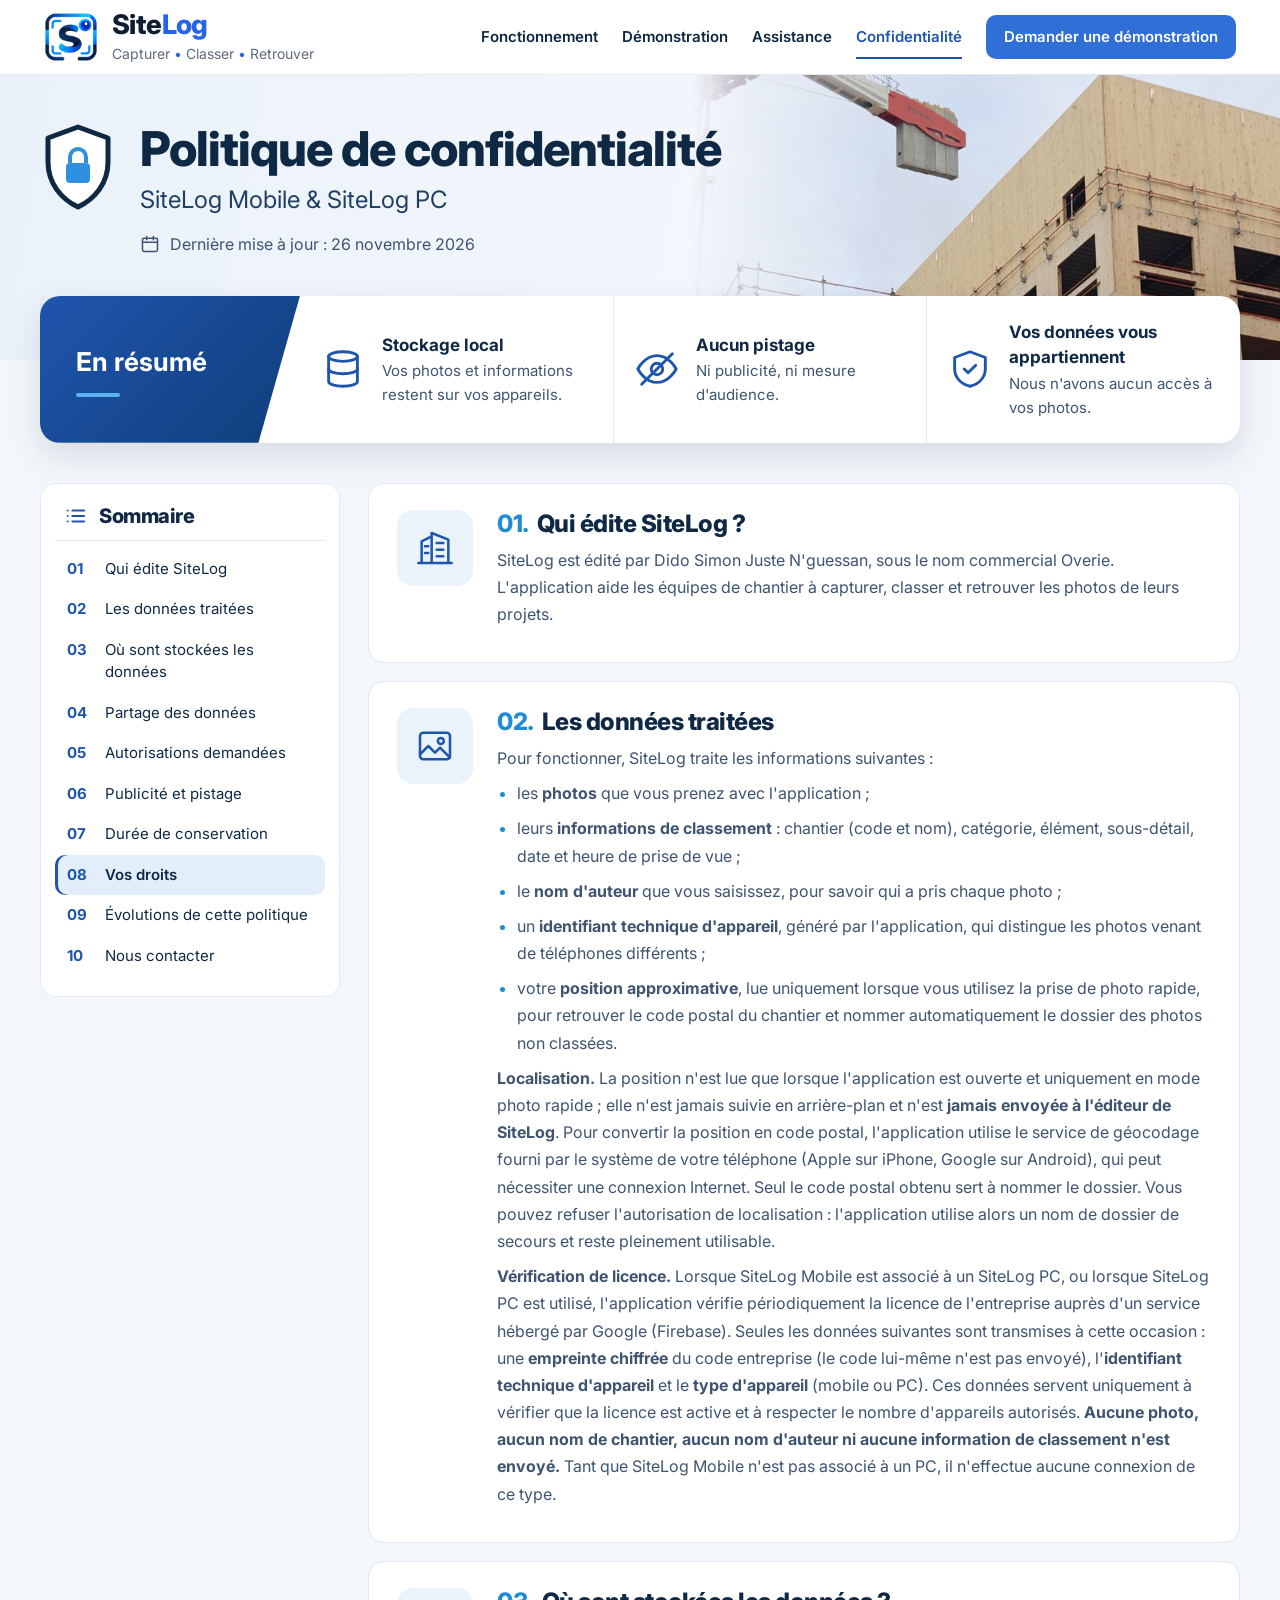
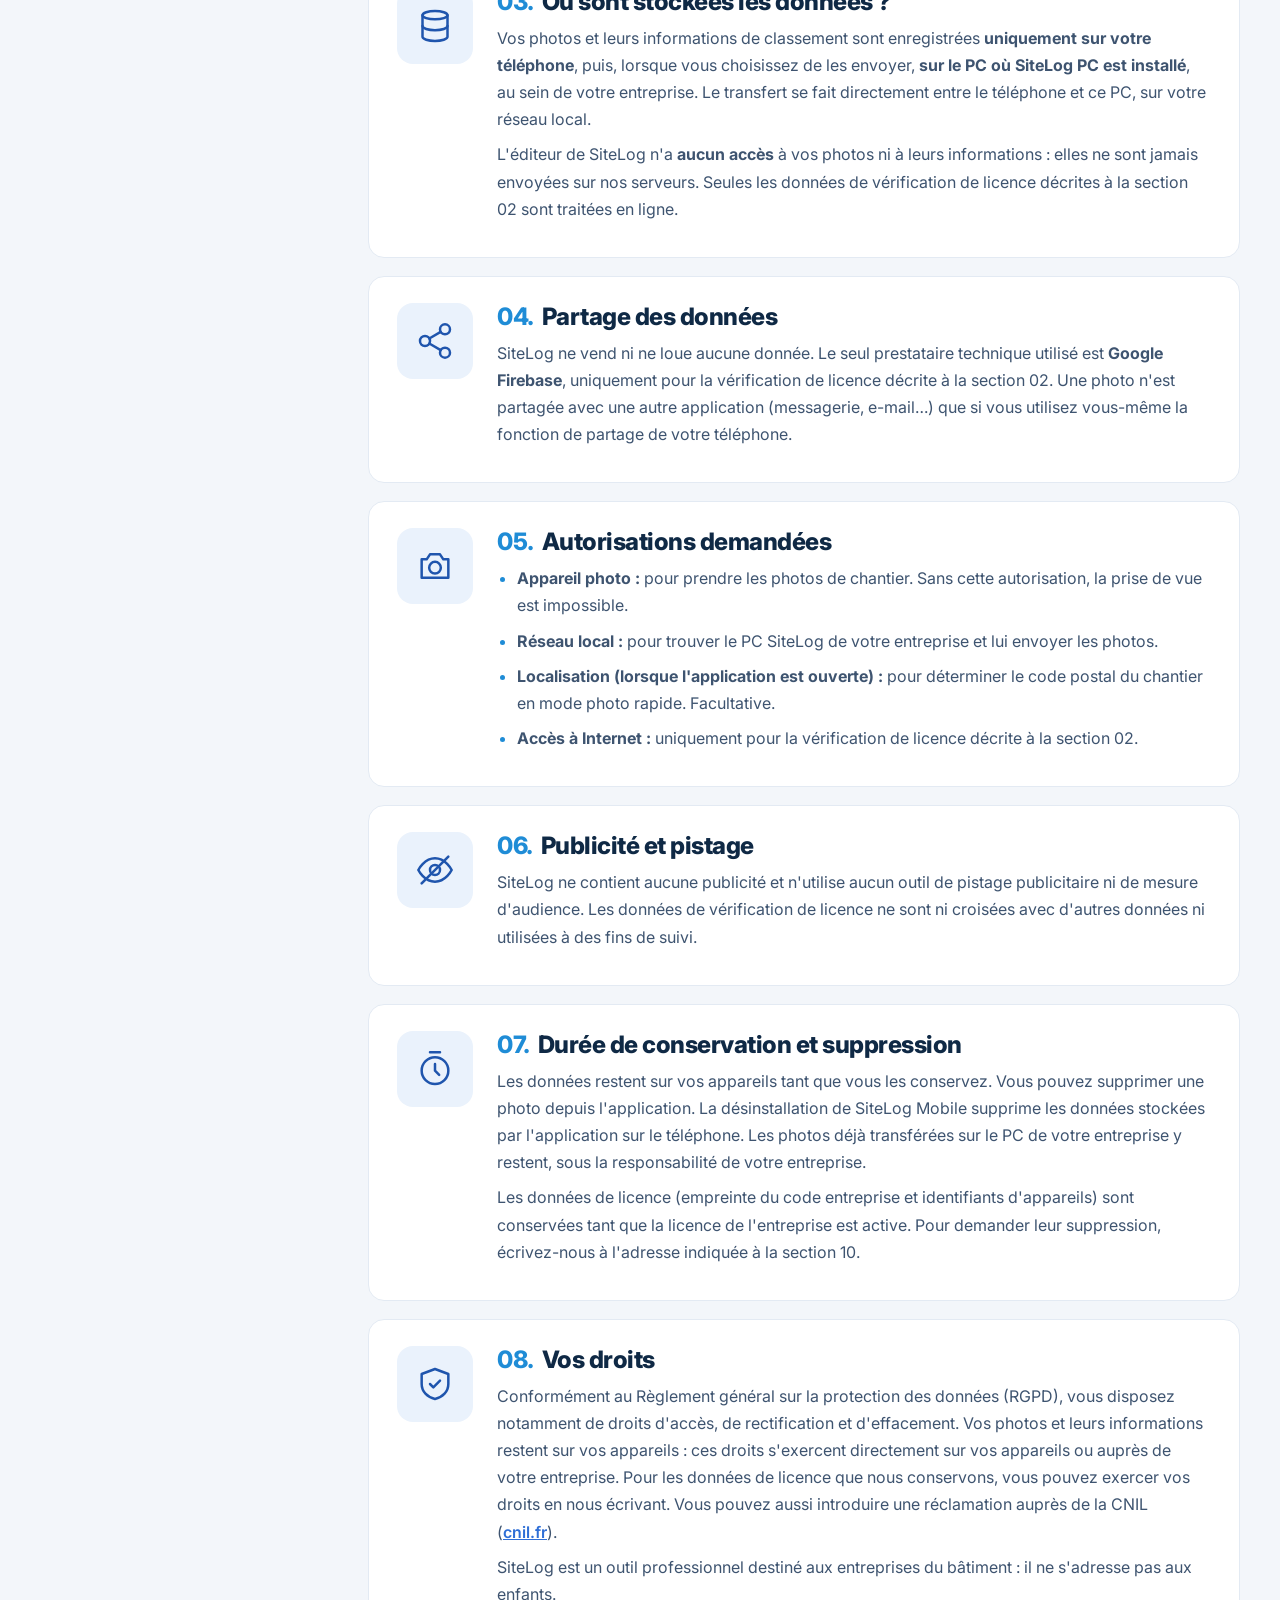
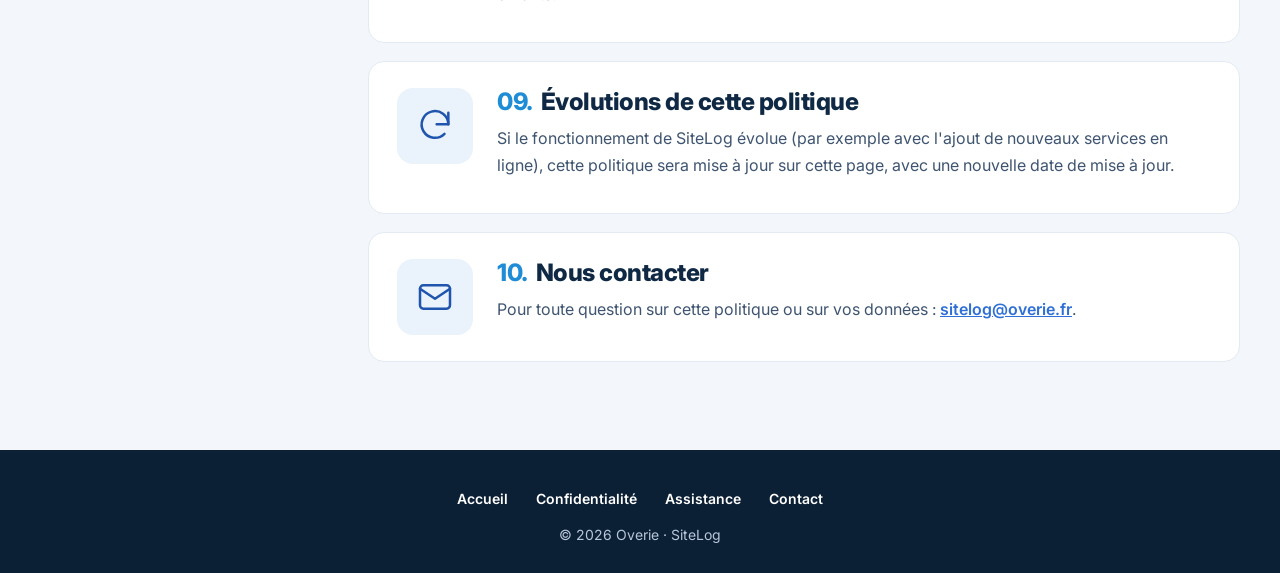
<file: confidentialite/index.html>
<!doctype html>
<html lang="fr">
<head>
<meta charset="utf-8">
<meta name="viewport" content="width=device-width, initial-scale=1">
<title>Politique de confidentialité – SiteLog</title>
<meta name="description" content="Politique de confidentialité des applications SiteLog Mobile et SiteLog PC : vos photos restent sur vos appareils.">
<link rel="icon" type="image/png" href="/assets/favicon.png">
<link rel="apple-touch-icon" href="/assets/apple-touch-icon.png">
<link rel="preconnect" href="https://fonts.googleapis.com">
<link rel="preconnect" href="https://fonts.gstatic.com" crossorigin>
<link href="https://fonts.googleapis.com/css2?family=Inter:wght@400;500;600;700;800&amp;display=swap" rel="stylesheet">
<link rel="stylesheet" href="/assets/style.css?v=6">
<script src="/assets/site.js?v=6" defer></script>
</head>
<body class="page-doc">

<header class="site-header">
<div class="wrap">
<a class="brand" href="/" aria-label="SiteLog, accueil"><img src="/assets/logo-sitelog.png" width="54" height="54" alt=""><span><b>Site<span>Log</span></b><small>Capturer<i>•</i>Classer<i>•</i>Retrouver</small></span></a>
<button class="menu-btn" type="button" aria-expanded="false" aria-controls="site-nav"><svg aria-hidden="true" width="20" height="20" viewBox="0 0 24 24" fill="none" stroke="currentColor" stroke-width="2" stroke-linecap="round"><path d="M4 7h16M4 12h16M4 17h16"/></svg>Menu</button>
<nav class="site-nav" id="site-nav" aria-label="Navigation principale">
<a href="/#fonctionnement">Fonctionnement</a>
<a href="/#recherche">Démonstration</a>
<a href="/assistance/">Assistance</a>
<a href="/confidentialite/" aria-current="page">Confidentialité</a>
<a class="cta" href="mailto:sitelog@overie.fr?subject=Demande%20de%20d%C3%A9monstration%20SiteLog">Demander une démonstration</a>
</nav>
</div>
</header>

<main>
<div class="doc-hero">
<div class="photo" aria-hidden="true"></div>
<div class="wrap">
<svg class="shield" aria-hidden="true" viewBox="0 0 76 88" fill="none"><path d="M38 4l30 11v24c0 21-13 37-30 45C21 76 8 60 8 39V15z" fill="#fff" stroke="#0F2945" stroke-width="5" stroke-linejoin="round"/><rect x="26" y="40" width="24" height="20" rx="4" fill="#2F8FE0"/><path d="M30 40v-6a8 8 0 0 1 16 0v6" stroke="#2F8FE0" stroke-width="4"/></svg>
<div>
<h1>Politique de confidentialité</h1>
<p class="sub">SiteLog Mobile &amp; SiteLog PC</p>
<p class="date"><svg aria-hidden="true" width="20" height="20" viewBox="0 0 24 24" fill="none" stroke="#3E5470" stroke-width="1.8" stroke-linecap="round" stroke-linejoin="round"><rect x="3" y="5" width="18" height="16" rx="2"/><path d="M3 10h18M8 3v4M16 3v4"/></svg>Dernière mise à jour : 26 novembre 2026</p>
</div>
</div>
</div>

<div class="summary" role="region" aria-label="En résumé">
<div class="label"><b>En résumé</b><i></i></div>
<div class="item">
<svg aria-hidden="true" width="46" height="46" viewBox="0 0 24 24" fill="none" stroke="#1F55AD" stroke-width="1.5" stroke-linecap="round" stroke-linejoin="round"><ellipse cx="12" cy="5.5" rx="7.5" ry="2.5"/><path d="M4.5 5.5v13c0 1.4 3.4 2.5 7.5 2.5s7.5-1.1 7.5-2.5v-13"/><path d="M4.5 12c0 1.4 3.4 2.5 7.5 2.5s7.5-1.1 7.5-2.5"/></svg>
<div><b>Stockage local</b><span>Vos photos et informations restent sur vos appareils.</span></div>
</div>
<div class="item">
<svg aria-hidden="true" width="46" height="46" viewBox="0 0 24 24" fill="none" stroke="#1F55AD" stroke-width="1.5" stroke-linecap="round" stroke-linejoin="round"><path d="M2 12s3.5-7 10-7 10 7 10 7-3.5 7-10 7S2 12 2 12z"/><circle cx="12" cy="12" r="3"/><path d="M4 20L20 4"/></svg>
<div><b>Aucun pistage</b><span>Ni publicité, ni mesure d'audience.</span></div>
</div>
<div class="item">
<svg aria-hidden="true" width="46" height="46" viewBox="0 0 24 24" fill="none" stroke="#1F55AD" stroke-width="1.5" stroke-linecap="round" stroke-linejoin="round"><path d="M12 3l8 3v6c0 4.5-3.4 8-8 9-4.6-1-8-4.5-8-9V6z"/><path d="M9 12l2 2 4-4"/></svg>
<div><b>Vos données vous appartiennent</b><span>Nous n'avons aucun accès à vos photos.</span></div>
</div>
</div>

<div class="doc-layout">
<nav class="toc" aria-label="Sommaire">
<h2><svg aria-hidden="true" width="22" height="22" viewBox="0 0 24 24" fill="none" stroke="#1F55AD" stroke-width="2" stroke-linecap="round"><path d="M8 6h13M8 12h13M8 18h13M3 6h.01M3 12h.01M3 18h.01"/></svg>Sommaire</h2>
<a href="#s1"><span>01</span>Qui édite SiteLog</a>
<a href="#s2"><span>02</span>Les données traitées</a>
<a href="#s3"><span>03</span>Où sont stockées les données</a>
<a href="#s4"><span>04</span>Partage des données</a>
<a href="#s5"><span>05</span>Autorisations demandées</a>
<a href="#s6"><span>06</span>Publicité et pistage</a>
<a href="#s7"><span>07</span>Durée de conservation</a>
<a href="#s8"><span>08</span>Vos droits</a>
<a href="#s9"><span>09</span>Évolutions de cette politique</a>
<a href="#s10"><span>10</span>Nous contacter</a>
</nav>

<div class="sections">
<section class="sec" id="s1">
<div class="ico"><svg aria-hidden="true" width="40" height="40" viewBox="0 0 24 24" fill="none" stroke="#1F55AD" stroke-width="1.5" stroke-linecap="round" stroke-linejoin="round"><path d="M4 21V8l6-3v16M10 21V3l10 4v14M2 21h20M13 9h4M13 13h4M13 17h4M6 11h2M6 15h2"/></svg></div>
<div><h2><em>01.</em>Qui édite SiteLog ?</h2>
<p>SiteLog est édité par Dido Simon Juste N'guessan, sous le nom commercial Overie. L'application aide les équipes de chantier à capturer, classer et retrouver les photos de leurs projets.</p></div>
</section>

<section class="sec" id="s2">
<div class="ico"><svg aria-hidden="true" width="40" height="40" viewBox="0 0 24 24" fill="none" stroke="#1F55AD" stroke-width="1.5" stroke-linecap="round" stroke-linejoin="round"><rect x="3" y="4" width="18" height="16" rx="2"/><circle cx="15.5" cy="9" r="1.8"/><path d="M3 17l5-5 4 4 3-3 6 6"/></svg></div>
<div><h2><em>02.</em>Les données traitées</h2>
<p>Pour fonctionner, SiteLog traite les informations suivantes :</p>
<ul>
<li>les <strong>photos</strong> que vous prenez avec l'application ;</li>
<li>leurs <strong>informations de classement</strong> : chantier (code et nom), catégorie, élément, sous-détail, date et heure de prise de vue ;</li>
<li>le <strong>nom d'auteur</strong> que vous saisissez, pour savoir qui a pris chaque photo ;</li>
<li>un <strong>identifiant technique d'appareil</strong>, généré par l'application, qui distingue les photos venant de téléphones différents ;</li>
<li>votre <strong>position approximative</strong>, lue uniquement lorsque vous utilisez la prise de photo rapide, pour retrouver le code postal du chantier et nommer automatiquement le dossier des photos non classées.</li>
</ul>
<p><strong>Localisation.</strong> La position n'est lue que lorsque l'application est ouverte et uniquement en mode photo rapide ; elle n'est jamais suivie en arrière-plan et n'est <strong>jamais envoyée à l'éditeur de SiteLog</strong>. Pour convertir la position en code postal, l'application utilise le service de géocodage fourni par le système de votre téléphone (Apple sur iPhone, Google sur Android), qui peut nécessiter une connexion Internet. Seul le code postal obtenu sert à nommer le dossier. Vous pouvez refuser l'autorisation de localisation : l'application utilise alors un nom de dossier de secours et reste pleinement utilisable.</p>
<p><strong>Vérification de licence.</strong> Lorsque SiteLog Mobile est associé à un SiteLog PC, ou lorsque SiteLog PC est utilisé, l'application vérifie périodiquement la licence de l'entreprise auprès d'un service hébergé par Google (Firebase). Seules les données suivantes sont transmises à cette occasion : une <strong>empreinte chiffrée</strong> du code entreprise (le code lui-même n'est pas envoyé), l'<strong>identifiant technique d'appareil</strong> et le <strong>type d'appareil</strong> (mobile ou PC). Ces données servent uniquement à vérifier que la licence est active et à respecter le nombre d'appareils autorisés. <strong>Aucune photo, aucun nom de chantier, aucun nom d'auteur ni aucune information de classement n'est envoyé.</strong> Tant que SiteLog Mobile n'est pas associé à un PC, il n'effectue aucune connexion de ce type.</p></div>
</section>

<section class="sec" id="s3">
<div class="ico"><svg aria-hidden="true" width="40" height="40" viewBox="0 0 24 24" fill="none" stroke="#1F55AD" stroke-width="1.5" stroke-linecap="round" stroke-linejoin="round"><ellipse cx="12" cy="5.5" rx="7.5" ry="2.5"/><path d="M4.5 5.5v13c0 1.4 3.4 2.5 7.5 2.5s7.5-1.1 7.5-2.5v-13"/><path d="M4.5 12c0 1.4 3.4 2.5 7.5 2.5s7.5-1.1 7.5-2.5"/></svg></div>
<div><h2><em>03.</em>Où sont stockées les données ?</h2>
<p>Vos photos et leurs informations de classement sont enregistrées <strong>uniquement sur votre téléphone</strong>, puis, lorsque vous choisissez de les envoyer, <strong>sur le PC où SiteLog PC est installé</strong>, au sein de votre entreprise. Le transfert se fait directement entre le téléphone et ce PC, sur votre réseau local.</p>
<p>L'éditeur de SiteLog n'a <strong>aucun accès</strong> à vos photos ni à leurs informations : elles ne sont jamais envoyées sur nos serveurs. Seules les données de vérification de licence décrites à la section 02 sont traitées en ligne.</p></div>
</section>

<section class="sec" id="s4">
<div class="ico"><svg aria-hidden="true" width="40" height="40" viewBox="0 0 24 24" fill="none" stroke="#1F55AD" stroke-width="1.5" stroke-linecap="round" stroke-linejoin="round"><circle cx="18" cy="5" r="3"/><circle cx="6" cy="12" r="3"/><circle cx="18" cy="19" r="3"/><path d="M8.6 10.5l6.8-4M8.6 13.5l6.8 4"/></svg></div>
<div><h2><em>04.</em>Partage des données</h2>
<p>SiteLog ne vend ni ne loue aucune donnée. Le seul prestataire technique utilisé est <strong>Google Firebase</strong>, uniquement pour la vérification de licence décrite à la section 02. Une photo n'est partagée avec une autre application (messagerie, e-mail…) que si vous utilisez vous-même la fonction de partage de votre téléphone.</p></div>
</section>

<section class="sec" id="s5">
<div class="ico"><svg aria-hidden="true" width="40" height="40" viewBox="0 0 24 24" fill="none" stroke="#1F55AD" stroke-width="1.5" stroke-linecap="round" stroke-linejoin="round"><path d="M4 8h3l2-3h6l2 3h3v11H4z"/><circle cx="12" cy="13" r="3.5"/></svg></div>
<div><h2><em>05.</em>Autorisations demandées</h2>
<ul>
<li><strong>Appareil photo :</strong> pour prendre les photos de chantier. Sans cette autorisation, la prise de vue est impossible.</li>
<li><strong>Réseau local :</strong> pour trouver le PC SiteLog de votre entreprise et lui envoyer les photos.</li>
<li><strong>Localisation (lorsque l'application est ouverte) :</strong> pour déterminer le code postal du chantier en mode photo rapide. Facultative.</li>
<li><strong>Accès à Internet :</strong> uniquement pour la vérification de licence décrite à la section 02.</li>
</ul></div>
</section>

<section class="sec" id="s6">
<div class="ico"><svg aria-hidden="true" width="40" height="40" viewBox="0 0 24 24" fill="none" stroke="#1F55AD" stroke-width="1.5" stroke-linecap="round" stroke-linejoin="round"><path d="M2 12s3.5-7 10-7 10 7 10 7-3.5 7-10 7S2 12 2 12z"/><circle cx="12" cy="12" r="3"/><path d="M4 20L20 4"/></svg></div>
<div><h2><em>06.</em>Publicité et pistage</h2>
<p>SiteLog ne contient aucune publicité et n'utilise aucun outil de pistage publicitaire ni de mesure d'audience. Les données de vérification de licence ne sont ni croisées avec d'autres données ni utilisées à des fins de suivi.</p></div>
</section>

<section class="sec" id="s7">
<div class="ico"><svg aria-hidden="true" width="40" height="40" viewBox="0 0 24 24" fill="none" stroke="#1F55AD" stroke-width="1.5" stroke-linecap="round" stroke-linejoin="round"><circle cx="12" cy="13" r="8"/><path d="M12 9v4l2.5 2.5M9 2h6"/></svg></div>
<div><h2><em>07.</em>Durée de conservation et suppression</h2>
<p>Les données restent sur vos appareils tant que vous les conservez. Vous pouvez supprimer une photo depuis l'application. La désinstallation de SiteLog Mobile supprime les données stockées par l'application sur le téléphone. Les photos déjà transférées sur le PC de votre entreprise y restent, sous la responsabilité de votre entreprise.</p>
<p>Les données de licence (empreinte du code entreprise et identifiants d'appareils) sont conservées tant que la licence de l'entreprise est active. Pour demander leur suppression, écrivez-nous à l'adresse indiquée à la section 10.</p></div>
</section>

<section class="sec" id="s8">
<div class="ico"><svg aria-hidden="true" width="40" height="40" viewBox="0 0 24 24" fill="none" stroke="#1F55AD" stroke-width="1.5" stroke-linecap="round" stroke-linejoin="round"><path d="M12 3l8 3v6c0 4.5-3.4 8-8 9-4.6-1-8-4.5-8-9V6z"/><path d="M9 12l2 2 4-4"/></svg></div>
<div><h2><em>08.</em>Vos droits</h2>
<p>Conformément au Règlement général sur la protection des données (RGPD), vous disposez notamment de droits d'accès, de rectification et d'effacement. Vos photos et leurs informations restent sur vos appareils : ces droits s'exercent directement sur vos appareils ou auprès de votre entreprise. Pour les données de licence que nous conservons, vous pouvez exercer vos droits en nous écrivant. Vous pouvez aussi introduire une réclamation auprès de la CNIL (<a href="https://www.cnil.fr">cnil.fr</a>).</p>
<p>SiteLog est un outil professionnel destiné aux entreprises du bâtiment : il ne s'adresse pas aux enfants.</p></div>
</section>

<section class="sec" id="s9">
<div class="ico"><svg aria-hidden="true" width="40" height="40" viewBox="0 0 24 24" fill="none" stroke="#1F55AD" stroke-width="1.5" stroke-linecap="round" stroke-linejoin="round"><path d="M20 11a8 8 0 1 0-2.3 5.7"/><path d="M20 4v7h-7"/></svg></div>
<div><h2><em>09.</em>Évolutions de cette politique</h2>
<p>Si le fonctionnement de SiteLog évolue (par exemple avec l'ajout de nouveaux services en ligne), cette politique sera mise à jour sur cette page, avec une nouvelle date de mise à jour.</p></div>
</section>

<section class="sec" id="s10">
<div class="ico"><svg aria-hidden="true" width="40" height="40" viewBox="0 0 24 24" fill="none" stroke="#1F55AD" stroke-width="1.5" stroke-linecap="round" stroke-linejoin="round"><rect x="3" y="5" width="18" height="14" rx="2"/><path d="M3 7l9 6 9-6"/></svg></div>
<div><h2><em>10.</em>Nous contacter</h2>
<p>Pour toute question sur cette politique ou sur vos données : <a href="mailto:sitelog@overie.fr">sitelog@overie.fr</a>.</p></div>
</section>
</div>
</div>
</main>

<footer>
<nav aria-label="Liens utiles"><a href="/">Accueil</a><a href="/confidentialite/">Confidentialité</a><a href="/assistance/">Assistance</a><a href="mailto:sitelog@overie.fr">Contact</a></nav>
<p>© 2026 Overie · SiteLog</p>
</footer>

<script>
(function () {
  var links = Array.prototype.slice.call(document.querySelectorAll('.toc a'));
  if (!('IntersectionObserver' in window)) return;
  var obs = new IntersectionObserver(function (entries) {
    entries.forEach(function (e) {
      if (!e.isIntersecting) return;
      links.forEach(function (a) { a.classList.toggle('active', a.getAttribute('href') === '#' + e.target.id); });
    });
  }, { rootMargin: '-20% 0px -70% 0px' });
  document.querySelectorAll('.sec').forEach(function (s) { obs.observe(s); });
  if (links[0]) links[0].classList.add('active');
})();
</script>
</body>
</html>
</file>
<file: assets/style.css>
*{box-sizing:border-box}
html{scroll-behavior:smooth}
body{margin:0;font-family:Inter,system-ui,-apple-system,"Segoe UI",Roboto,sans-serif;color:#0F2945;background:#fff;line-height:1.5}
img{max-width:100%;height:auto;display:block}
a{color:#2F6FD6}a:hover{color:#1F55AD}
a:focus-visible,button:focus-visible{outline:3px solid #5B93EC;outline-offset:3px}
.wrap{max-width:1200px;margin:0 auto}
.dark{background:#0F2945;color:#fff}
.light{background:#F3F6FA}
section{padding:88px 24px}
.eyebrow{margin:0;font-size:13px;font-weight:700;letter-spacing:2px;color:#1F55AD;text-transform:uppercase}
.dark .eyebrow{color:#8FB5F2}
h1,h2,h3{margin:0;font-weight:800;letter-spacing:-.5px}
h2{font-size:clamp(28px,4vw,38px);line-height:1.2}
.head{display:flex;flex-direction:column;gap:12px;max-width:780px;margin-bottom:40px}
.muted{color:#3E5470}.dark .muted{color:#D3DEEB}
.btn{display:inline-flex;align-items:center;min-height:52px;padding:0 28px;border-radius:12px;font-size:16px;font-weight:700;text-decoration:none}
.btn-primary{background:#2F6FD6;color:#fff}.btn-primary:hover{background:#1F55AD;color:#fff}
.btn-ghost{border:1px solid #5E7A99;color:#fff}.btn-ghost:hover{color:#fff;background:#16345A}
/* header */
.top{background:#0F2945;padding:18px 24px;border-bottom:1px solid #1E3A5A}
.top .wrap{display:flex;flex-wrap:wrap;align-items:center;justify-content:space-between;gap:16px 32px}
.logo{display:flex;flex-direction:column;gap:2px;text-decoration:none}
.logo b{font-size:26px;font-weight:800;color:#fff;letter-spacing:-.5px}.logo b span{color:#5B93EC}
.logo small{font-size:12px;letter-spacing:2px;color:#B8C7DA}
.top nav{display:flex;flex-wrap:wrap;align-items:center;gap:4px 24px}
.top nav a{display:inline-flex;align-items:center;min-height:44px;color:#D3DEEB;font-size:15px;font-weight:500;text-decoration:none}
.top nav a.btn{min-height:44px;padding:0 20px;font-size:15px;color:#fff}
/* hero */
.hero{padding:56px 24px 80px}
.hero .wrap{max-width:1280px;display:flex;flex-wrap:wrap;align-items:center;gap:48px}
.hero-text{flex:1 1 380px;min-width:0;display:flex;flex-direction:column;gap:24px}
.hero h1{font-size:clamp(34px,5vw,50px);line-height:1.1;letter-spacing:-1.2px}
.hero h1 span{color:#5B93EC}
.hero p{margin:0;font-size:19px;line-height:1.6;color:#D3DEEB}
.hero .small{font-size:16px;color:#B8C7DA}
.actions{display:flex;flex-wrap:wrap;gap:12px}
.origin{display:flex;align-items:center;gap:10px;font-size:15px!important;color:#B8C7DA!important}
.hero-img{flex:1.6 1 520px;min-width:0}
.hero-img img{width:100%;aspect-ratio:4/3;object-fit:cover;object-position:88% center;border-radius:16px}
/* cards */
.cards{display:flex;flex-wrap:wrap;gap:24px}
.card{flex:1 1 300px;min-width:0;background:#fff;border:1px solid #DCE4EE;border-radius:16px;padding:32px;display:flex;flex-direction:column;gap:14px}
.card h3{font-size:22px;font-weight:700}
.card p{margin:0;font-size:17px;line-height:1.6;color:#3E5470}
.cards.small .card{flex-basis:250px;padding:28px;gap:12px}
.cards.small h3{font-size:19px}.cards.small p{font-size:16px}
/* tabs */
.tabs{display:flex;flex-wrap:wrap;gap:12px;margin-bottom:24px}
.tab{min-height:48px;padding:0 24px;border-radius:12px;font:inherit;font-size:16px;font-weight:700;cursor:pointer;background:#fff;color:#0F2945;border:1px solid #C5D2E2}
.tab[aria-selected="true"]{background:#0F2945;color:#fff;border-color:#0F2945}
.panel{display:flex;flex-wrap:wrap;gap:40px;align-items:center;background:#F3F6FA;border-radius:20px;padding:40px}
.panel[hidden]{display:none}
.panel-text{flex:1 1 320px;min-width:0;display:flex;flex-direction:column;gap:14px}
.panel-text h3{font-size:30px;line-height:1.25}
.panel-text p{margin:0;font-size:17px;line-height:1.7;color:#3E5470}
.panel-img{flex:1.2 1 360px;min-width:0;display:flex;flex-wrap:wrap;justify-content:center;gap:20px}
.phone{width:240px;max-width:46%;border-radius:24px;border:1px solid #DCE4EE}
.phone.single{width:280px;max-width:100%}
.screen{width:100%;border-radius:12px;border:1px solid #DCE4EE}
/* demo */
.demo{display:flex;flex-wrap:wrap;gap:32px;align-items:stretch}
.demo-img{flex:2 1 520px;min-width:0}
.demo-img img{width:100%;border-radius:12px;border:1px solid #2B4C73}
.keeps{flex:1 1 280px;min-width:0;background:#16345A;border-radius:16px;padding:32px;display:flex;flex-direction:column;gap:14px}
.keeps p{margin:0;display:flex;gap:12px;font-size:16px;color:#D3DEEB}
.keeps p span{width:90px;flex:none;color:#8FB5F2;font-weight:600}
.keeps .note{padding-top:16px;border-top:1px solid #2B4C73;font-size:15px;line-height:1.6;color:#B8C7DA;display:block}
/* cta */
.cta .wrap{max-width:820px;display:flex;flex-direction:column;align-items:center;gap:22px;text-align:center}
.cta h2{color:#fff;font-size:clamp(28px,4vw,40px)}
.cta p{margin:0;font-size:19px;line-height:1.6;color:#D3DEEB}
.cta .meta{font-size:15px;color:#B8C7DA}
.cta .contact{font-size:16px;color:#B8C7DA}.cta .contact a{color:#fff;font-weight:600}
footer{background:#0B1F35;padding:24px;color:#B8C7DA;font-size:14px;text-align:center}
footer a{color:#D3DEEB}
/* text pages */
.doc{max-width:820px;margin:0 auto;padding:56px 24px 88px}
.doc h1{font-size:clamp(30px,4vw,40px);margin-bottom:8px}
.doc h2{font-size:24px;margin:40px 0 12px}
.doc p,.doc li{font-size:17px;line-height:1.7;color:#3E5470}
.doc .updated{color:#5E7A99;font-size:15px}
.doc details{border:1px solid #DCE4EE;border-radius:12px;padding:16px 20px;margin:12px 0;background:#fff}
.doc summary{font-weight:700;font-size:17px;cursor:pointer;color:#0F2945}
.doc .box{background:#F3F6FA;border-radius:16px;padding:24px;margin:24px 0}
@media (max-width:600px){section{padding:64px 20px}.panel{padding:24px}.hero{padding-top:40px}}
/* ---- pages documentaires (style v2) ---- */
body.page-doc{background:#F3F6FA}
.top.top-light{background:#fff;border-bottom:1px solid #E3EAF3;padding:14px 24px}
.top-light .logo{flex-direction:row;align-items:center;gap:20px}
.top-light .logo b{color:#0F2945;font-size:30px}
.top-light .logo small{color:#3E5470;padding-left:20px;border-left:1px solid #C5D2E2;line-height:28px}
.top-light nav a{color:#0F2945;gap:8px;font-weight:600}
.top-light nav a:hover{color:#1F55AD}
.doc-hero{position:relative;overflow:hidden;background:linear-gradient(100deg,#EAF1FA 0%,#F3F7FC 55%,#DCE9F8 100%);padding:48px 24px 104px}
.doc-hero .wrap{position:relative;z-index:1;display:flex;align-items:flex-start;gap:24px}
.doc-hero .shield{flex:none;width:76px;height:88px}
.doc-hero h1{font-size:clamp(30px,4.4vw,48px);line-height:1.1;letter-spacing:-1px;color:#0F2945}
.doc-hero .sub{margin:6px 0 14px;font-size:clamp(18px,2.2vw,24px);color:#1F3F63}
.doc-hero .date{margin:0;display:flex;align-items:center;gap:10px;font-size:16px;color:#3E5470}
.doc-hero .photo{position:absolute;top:0;right:0;bottom:0;width:46%;background:url(chantier-clt.jpg) center 35%/cover no-repeat;-webkit-mask-image:linear-gradient(90deg,transparent 0%,#000 32%);mask-image:linear-gradient(90deg,transparent 0%,#000 32%)}
.summary{position:relative;z-index:2;max-width:1200px;margin:-64px auto 0;display:flex;background:#fff;border-radius:20px;box-shadow:0 12px 32px rgba(15,41,69,.12);overflow:hidden}
.summary .label{flex:0 0 260px;background:linear-gradient(135deg,#1F55AD,#0F3E7A);color:#fff;display:flex;flex-direction:column;justify-content:center;padding:24px 56px 24px 36px;clip-path:polygon(0 0,100% 0,84% 100%,0 100%)}
.summary .label b{font-size:26px;font-weight:700}
.summary .label i{display:block;width:44px;height:4px;border-radius:2px;background:#5BB4F0;margin-top:12px}
.summary .item{flex:1;display:flex;align-items:center;gap:16px;padding:24px 20px}
.summary .item+.item{border-left:1px solid #E3EAF3}
.summary .item svg{flex:none}
.summary .item b{display:block;font-size:17px;color:#0F2945}
.summary .item span{font-size:15px;line-height:1.4;color:#3E5470}
.doc-layout{max-width:1248px;margin:40px auto 0;padding:0 24px 88px;display:flex;gap:28px;align-items:flex-start}
.toc{flex:0 0 300px;position:sticky;top:24px;background:#fff;border:1px solid #E3EAF3;border-radius:16px;padding:20px 14px}
.toc h2{display:flex;align-items:center;gap:12px;font-size:20px;padding:0 10px 12px;margin-bottom:8px;border-bottom:1px solid #E3EAF3}
.toc a{display:flex;gap:14px;padding:9px 12px;border-radius:10px;text-decoration:none;color:#0F2945;font-size:15px}
.toc a span{flex:none;width:24px;font-weight:700;color:#1F55AD}
.toc a:hover{background:#F3F6FA}
.toc a.active{background:#E3EEFB;font-weight:600;box-shadow:inset 3px 0 0 #1F55AD}
.sections{flex:1;min-width:0;display:flex;flex-direction:column;gap:18px}
.sec{display:flex;gap:24px;background:#fff;border:1px solid #E3EAF3;border-radius:16px;padding:26px 28px;scroll-margin-top:24px}
.sec .ico{flex:none;width:76px;height:76px;border-radius:16px;background:#EAF2FC;display:flex;align-items:center;justify-content:center}
.sec h2{font-size:24px;margin-bottom:8px}
.sec h2 em{font-style:normal;color:#1F8CD6;margin-right:8px}
.sec p,.sec li{margin:0 0 8px;font-size:16px;line-height:1.7;color:#3E5470}
.sec ul{margin:4px 0 8px;padding-left:20px}
.sec li::marker{color:#1F8CD6}
.sec a{font-weight:600}
@media (max-width:980px){.doc-layout{flex-direction:column}.toc{position:static;width:100%;flex:none}.summary{flex-direction:column;margin:-48px 16px 0}.summary .label{flex:none;clip-path:none}.summary .item+.item{border-left:0;border-top:1px solid #E3EAF3}.doc-hero .photo{width:60%;opacity:.35}}
@media (max-width:600px){.top-light .logo small{display:none}.sec{flex-direction:column;padding:22px}.sec .ico{width:56px;height:56px}.doc-hero .shield{width:52px;height:60px}}
/* ---- assistance (style v2) ---- */
.top-light nav a.nav-cta{background:#0F3E7A;color:#fff;padding:0 18px;border-radius:10px}
.top-light nav a.nav-cta:hover{background:#1F55AD;color:#fff}
.doc-hero .lead{margin:0 0 18px;font-size:18px;line-height:1.6;color:#1F3F63;max-width:560px}
.doc-hero .head-ico{flex:none;width:84px;height:84px;border-radius:20px;background:linear-gradient(135deg,#1F6FD0,#0F3E7A);display:flex;align-items:center;justify-content:center}
.search{display:flex;align-items:center;gap:10px;max-width:720px;background:#fff;border:1px solid #C5D2E2;border-radius:14px;padding:6px 6px 6px 16px;box-shadow:0 6px 18px rgba(15,41,69,.08)}
.search input{flex:1;min-width:0;border:0;outline:0;font:inherit;font-size:16px;color:#0F2945;padding:10px 0;background:transparent}
.search:focus-within{border-color:#2F6FD6;box-shadow:0 0 0 3px rgba(47,111,214,.2)}
.search button{min-height:44px;padding:0 22px;border:0;border-radius:10px;background:#1F8CD6;color:#fff;font:inherit;font-weight:700;cursor:pointer}
.search-msg{margin:10px 0 0;font-size:15px;color:#3E5470}
.tiles{position:relative;z-index:2;max-width:1200px;margin:-56px auto 0;padding:0 24px;display:grid;grid-template-columns:repeat(6,minmax(0,1fr));gap:16px}
.tile{display:flex;flex-direction:column;align-items:center;text-align:center;gap:8px;background:#fff;border:1px solid #E3EAF3;border-radius:16px;padding:22px 14px;text-decoration:none;color:#0F2945;box-shadow:0 8px 22px rgba(15,41,69,.08);transition:transform .15s,box-shadow .15s}
.tile:hover{transform:translateY(-2px);box-shadow:0 12px 26px rgba(15,41,69,.14);color:#0F2945}
.tile b{font-size:17px}.tile span{font-size:14px;line-height:1.4;color:#3E5470}
.quick{max-width:1200px;margin:32px auto 0;padding:28px;background:linear-gradient(110deg,#E6F0FC,#F3F7FC);border:1px solid #DCE6F3;border-radius:20px}
.quick-head{display:flex;align-items:center;gap:16px;margin-bottom:20px}
.quick-head h2{font-size:26px}.quick-head p{margin:2px 0 0;color:#3E5470}
.steps{display:flex;flex-wrap:wrap;align-items:stretch;gap:12px}
.step{flex:1 1 240px;display:flex;gap:14px;background:#fff;border:1px solid #E3EAF3;border-radius:14px;padding:18px}
.step .n{flex:none;width:28px;height:28px;border-radius:50%;background:#1F8CD6;color:#fff;font-weight:700;display:flex;align-items:center;justify-content:center;font-size:15px}
.step b{display:block;font-size:17px;margin-bottom:2px}.step span{font-size:15px;line-height:1.5;color:#3E5470}
.help{max-width:1200px;margin:32px auto 0;display:flex;background:#fff;border:1px solid #E3EAF3;border-radius:20px;overflow:hidden;box-shadow:0 8px 22px rgba(15,41,69,.06)}
.help .label{flex:0 0 300px;background:linear-gradient(135deg,#1F55AD,#0F3E7A);color:#fff;display:flex;align-items:center;gap:16px;padding:22px 56px 22px 28px;clip-path:polygon(0 0,100% 0,86% 100%,0 100%)}
.help .label b{display:block;font-size:22px}.help .label span{font-size:15px;color:#D3DEEB}
.help .item{flex:1;display:flex;gap:14px;align-items:flex-start;padding:22px 20px;text-decoration:none;color:#0F2945}
.help .item+.item{border-left:1px solid #E3EAF3}
.help .item b{display:block;font-size:16px}.help .item span{font-size:14px;line-height:1.5;color:#3E5470}
.help a.item:hover b{color:#1F55AD}
.faq{max-width:1200px;margin:40px auto 0;padding:0 0 88px}
.faq-title{display:flex;align-items:center;gap:12px;font-size:26px;margin-bottom:8px}
.faq-group{scroll-margin-top:24px;margin-top:28px}
.faq-group h3{font-size:19px;color:#1F55AD;margin-bottom:10px}
.faq-grid{display:grid;grid-template-columns:repeat(2,minmax(0,1fr));gap:12px;align-items:start}
.faq details{background:#fff;border:1px solid #E3EAF3;border-radius:12px;padding:0}
.faq summary{list-style:none;display:flex;justify-content:space-between;align-items:center;gap:12px;padding:16px 18px;font-weight:700;font-size:16px;cursor:pointer;color:#0F2945}
.faq summary::-webkit-details-marker{display:none}
.faq summary::after{content:"";flex:none;width:10px;height:10px;border-right:2px solid #1F55AD;border-bottom:2px solid #1F55AD;transform:rotate(45deg) translateY(-3px);transition:transform .15s}
.faq details[open] summary::after{transform:rotate(-135deg)}
.faq details>div{padding:0 18px 16px}
.faq details p,.faq details li{margin:0 0 8px;font-size:15px;line-height:1.65;color:#3E5470}
.faq details ul{margin:0 0 8px;padding-left:20px}
.wrap-pad{padding:0 24px}
@media (max-width:1100px){.tiles{grid-template-columns:repeat(3,minmax(0,1fr))}}
@media (max-width:980px){.help{flex-direction:column;margin-left:16px;margin-right:16px}.help .label{flex:none;clip-path:none}.help .item+.item{border-left:0;border-top:1px solid #E3EAF3}.faq-grid{grid-template-columns:1fr}.quick{margin-left:16px;margin-right:16px}}
@media (max-width:600px){.tiles{grid-template-columns:repeat(2,minmax(0,1fr));gap:10px;padding:0 16px}.doc-hero .head-ico{width:60px;height:60px}.search button{padding:0 14px}}
/* ---- pied de page commun ---- */
footer{padding:28px 24px}
footer nav{display:flex;flex-wrap:wrap;justify-content:center;gap:4px 28px;margin-bottom:6px}
footer nav a{display:inline-flex;align-items:center;min-height:40px;color:#fff;font-weight:600;text-decoration:none}
footer nav a:hover{color:#8FB5F2;text-decoration:underline}
footer p{margin:0;color:#B8C7DA}
/* ===== v6 : en-tête commun + accueil revu ===== */
.site-header{position:sticky;top:0;z-index:50;background:#fff;border-bottom:1px solid #E3EAF3}
.site-header .wrap{position:relative;max-width:1240px;display:flex;align-items:center;justify-content:space-between;gap:16px;padding:10px 24px}
.brand{display:flex;align-items:center;gap:14px;text-decoration:none}
.brand img{width:54px;height:54px;display:block}
.brand b{display:block;font-size:27px;font-weight:800;letter-spacing:-.6px;line-height:1.1;color:#0F1E33}
.brand b span{color:#2563EB}
.brand small{display:block;margin-top:3px;font-size:14px;color:#5E6B7A}
.brand small i{font-style:normal;color:#2563EB;margin:0 4px}
.site-nav{display:flex;align-items:center;gap:4px 24px}
.site-nav a{display:inline-flex;align-items:center;min-height:44px;font-size:15px;font-weight:600;color:#0F2945;text-decoration:none}
.site-nav a:hover{color:#1F55AD}
.site-nav a[aria-current="page"]{color:#1F55AD;box-shadow:inset 0 -2px 0 #1F55AD}
.site-nav a.cta{padding:0 18px;border-radius:10px;background:#2F6FD6;color:#fff}
.site-nav a.cta:hover{background:#1F55AD;color:#fff}
.menu-btn{display:none;align-items:center;gap:8px;min-height:44px;padding:0 14px;border:1px solid #C5D2E2;border-radius:10px;background:#fff;color:#0F2945;font:inherit;font-weight:600;cursor:pointer}
@media (max-width:960px){
.menu-btn{display:inline-flex}
.site-nav{display:none;position:absolute;top:100%;left:0;right:0;flex-direction:column;align-items:stretch;gap:0;padding:8px 24px 18px;background:#fff;border-bottom:1px solid #E3EAF3;box-shadow:0 12px 24px rgba(15,41,69,.1)}
.site-header.open .site-nav{display:flex}
.site-nav a{border-bottom:1px solid #EEF2F7}
.site-nav a[aria-current="page"]{box-shadow:none}
.site-nav a.cta{margin-top:12px;justify-content:center;border-bottom:0}
}
@media (max-width:420px){.brand img{width:44px;height:44px}.brand b{font-size:23px}.brand small{font-size:12px}}
/* hero accueil */
.hero2{position:relative;padding:64px 24px 72px;color:#fff;background:linear-gradient(90deg,rgba(11,31,53,.97) 0%,rgba(15,41,69,.92) 45%,rgba(15,41,69,.78) 100%),url(chantier-clt.jpg) right 30%/cover no-repeat,#0F2945}
.hero2 .wrap{max-width:1280px;display:flex;flex-wrap:wrap;align-items:center;gap:40px}
.hero2 .txt{flex:1 1 400px;min-width:0;display:flex;flex-direction:column;gap:22px}
.hero2 .kicker{margin:0;font-size:13px;font-weight:700;letter-spacing:2px;text-transform:uppercase;color:#8FB5F2}
.hero2 h1{font-size:clamp(34px,5vw,54px);line-height:1.08;letter-spacing:-1.3px}
.hero2 h1 span{color:#6EA8F5}
.hero2 .punch{margin:0;font-size:clamp(19px,2.2vw,22px);line-height:1.5;font-weight:600;color:#fff}
.hero2 .ctx{margin:0;font-size:17px;line-height:1.6;color:#C9D6E6}
.hero2 .devices{flex:1.5 1 520px;min-width:0}
.hero2 .devices img{width:100%;border-radius:18px;box-shadow:0 24px 48px rgba(0,0,0,.35)}
.hero2 .origin{color:#B8C7DA!important}
/* constat plus expressif */
.card .tile-ico{width:60px;height:60px;border-radius:16px;background:#EAF2FC;display:flex;align-items:center;justify-content:center}
.card.warn .tile-ico{background:#FDF0E3}
.card .tag{align-self:flex-start;margin:0;font-size:13px!important;font-weight:700;letter-spacing:.5px;color:#1F55AD!important;background:#EAF2FC;border-radius:999px;padding:4px 12px}
/* flux terrain -> bureau */
.flow{display:flex;flex-wrap:wrap;align-items:stretch;gap:14px;margin-bottom:40px}
.flow-step{flex:1 1 260px;min-width:0;background:#16345A;border:1px solid #2B4C73;border-radius:16px;overflow:hidden;display:flex;flex-direction:column}
.flow-step .vis{height:180px;background:#0B1F35;display:flex;align-items:center;justify-content:center;overflow:hidden}
.flow-step .vis img{width:100%;height:100%;object-fit:cover}
.flow-step .meta{display:flex;flex-direction:column;gap:8px;padding:18px;width:100%}
.flow-step .meta span{display:flex;justify-content:space-between;gap:12px;font-size:14px;color:#D3DEEB;border-bottom:1px solid #2B4C73;padding-bottom:6px}
.flow-step .meta span b{color:#8FB5F2;font-weight:600}
.flow-step .cap{padding:16px 18px;font-size:16px;line-height:1.5;color:#fff}
.flow-step .cap b{display:block;color:#8FB5F2;font-size:13px;letter-spacing:1.5px;text-transform:uppercase;margin-bottom:4px}
.flow-arrow{flex:0 0 auto;align-self:center;color:#8FB5F2}
/* capitalisation */
.capi .wrap{display:flex;flex-wrap:wrap;align-items:center;gap:48px}
.capi .txt{flex:1 1 420px;min-width:0}
.capi ul{list-style:none;margin:24px 0 0;padding:0;display:flex;flex-direction:column;gap:16px}
.capi li{display:flex;gap:14px;font-size:17px;line-height:1.6;color:#3E5470}
.capi li svg{flex:none;margin-top:2px}
.capi .pic{flex:1 1 380px;min-width:0;position:relative}
.capi .pic img{width:100%;aspect-ratio:4/3;object-fit:cover;object-position:center 30%;border-radius:20px}
.capi .badge{position:absolute;left:20px;bottom:20px;display:flex;align-items:center;gap:10px;background:#fff;border-radius:12px;padding:12px 16px;font-weight:700;font-size:15px;color:#0F2945;box-shadow:0 10px 24px rgba(15,41,69,.2)}
/* CTA final */
.cta2{position:relative;padding:96px 24px;background:linear-gradient(rgba(11,31,53,.9),rgba(11,31,53,.9)),url(chantier-clt.jpg) center 35%/cover no-repeat,#0B1F35}
.cta2 .box{max-width:880px;margin:0 auto;text-align:center;display:flex;flex-direction:column;align-items:center;gap:20px;background:rgba(22,52,90,.85);border:1px solid #2B4C73;border-radius:24px;padding:48px 32px}
.cta2 h2{color:#fff;font-size:clamp(28px,4vw,40px)}
.cta2 p{margin:0;font-size:19px;line-height:1.6;color:#D3DEEB}
.cta2 .meta{font-size:15px;color:#B8C7DA}
.cta2 .actions{justify-content:center}
@media (max-width:700px){.flow-arrow{transform:rotate(90deg);margin:0 auto}.hero2{padding-top:40px}.cta2 .box{padding:36px 20px}}
html{scroll-padding-top:84px}
.toc{top:96px}
</file>
